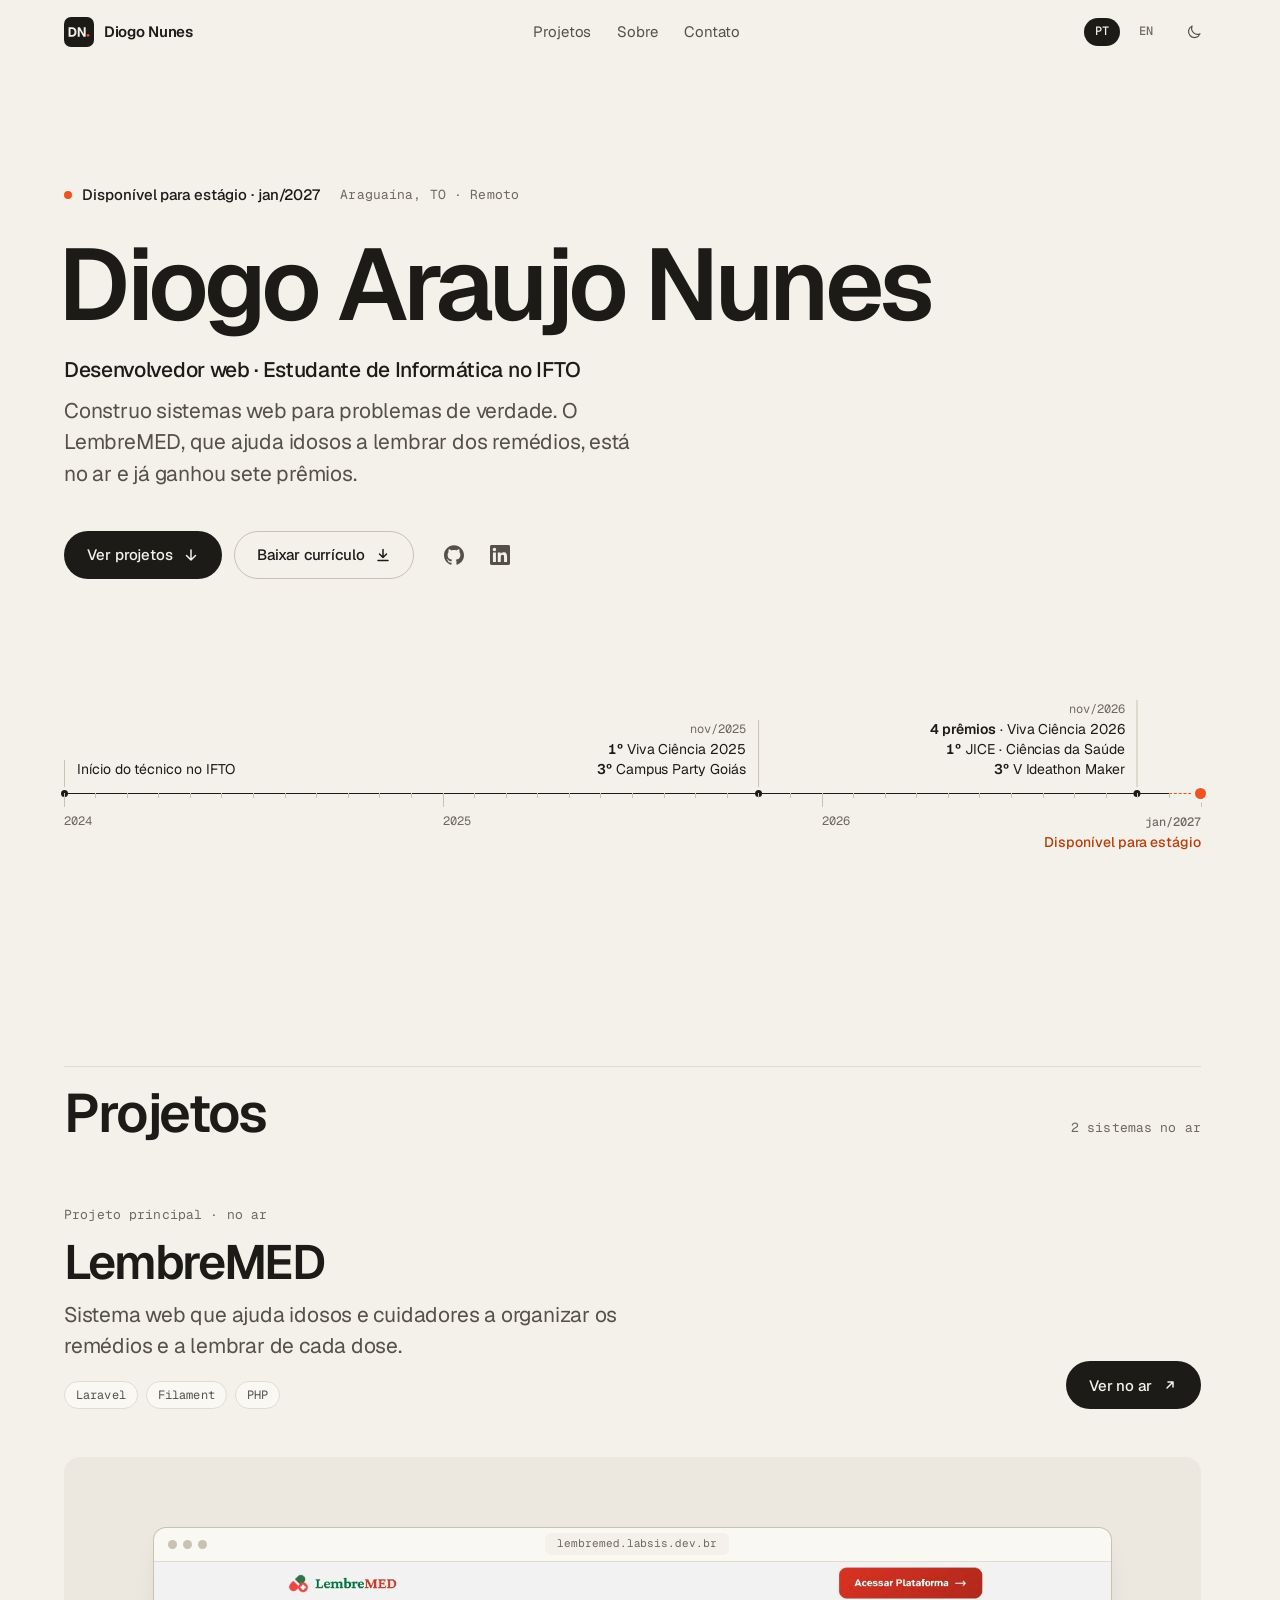
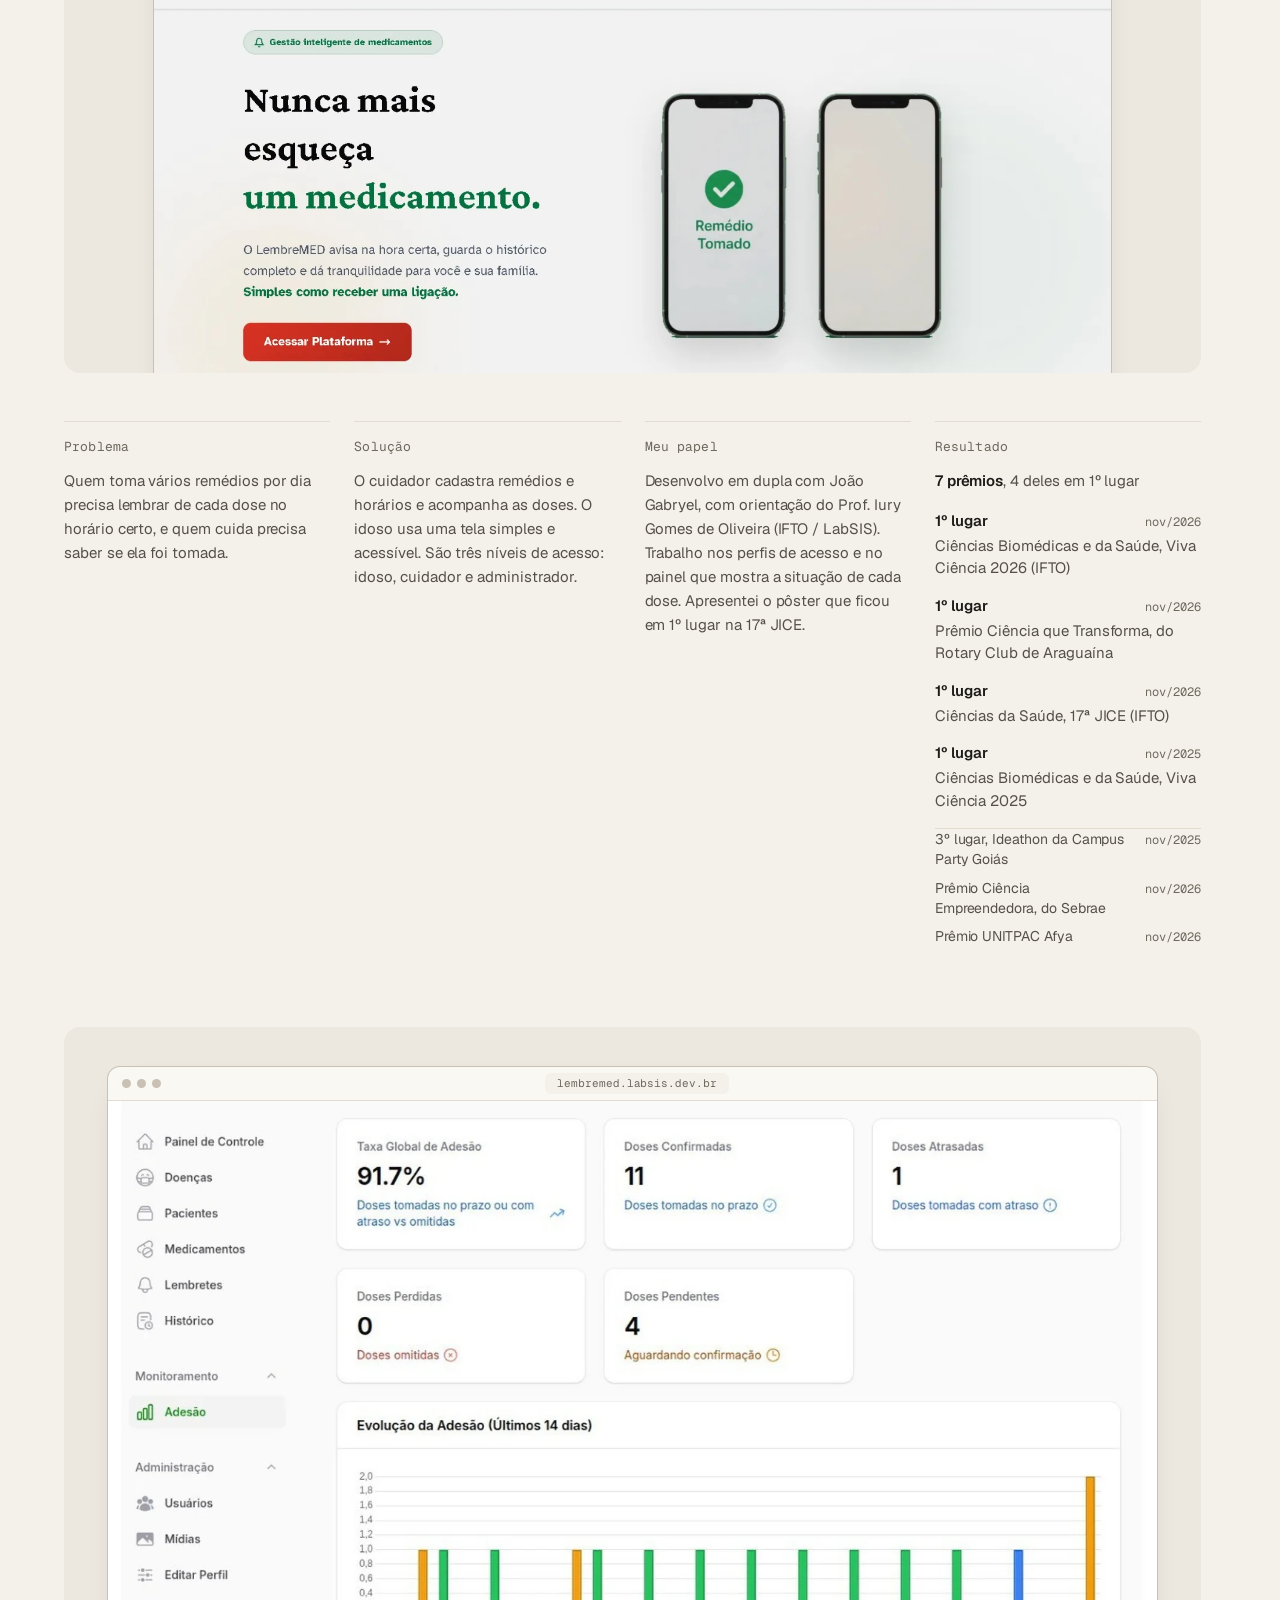
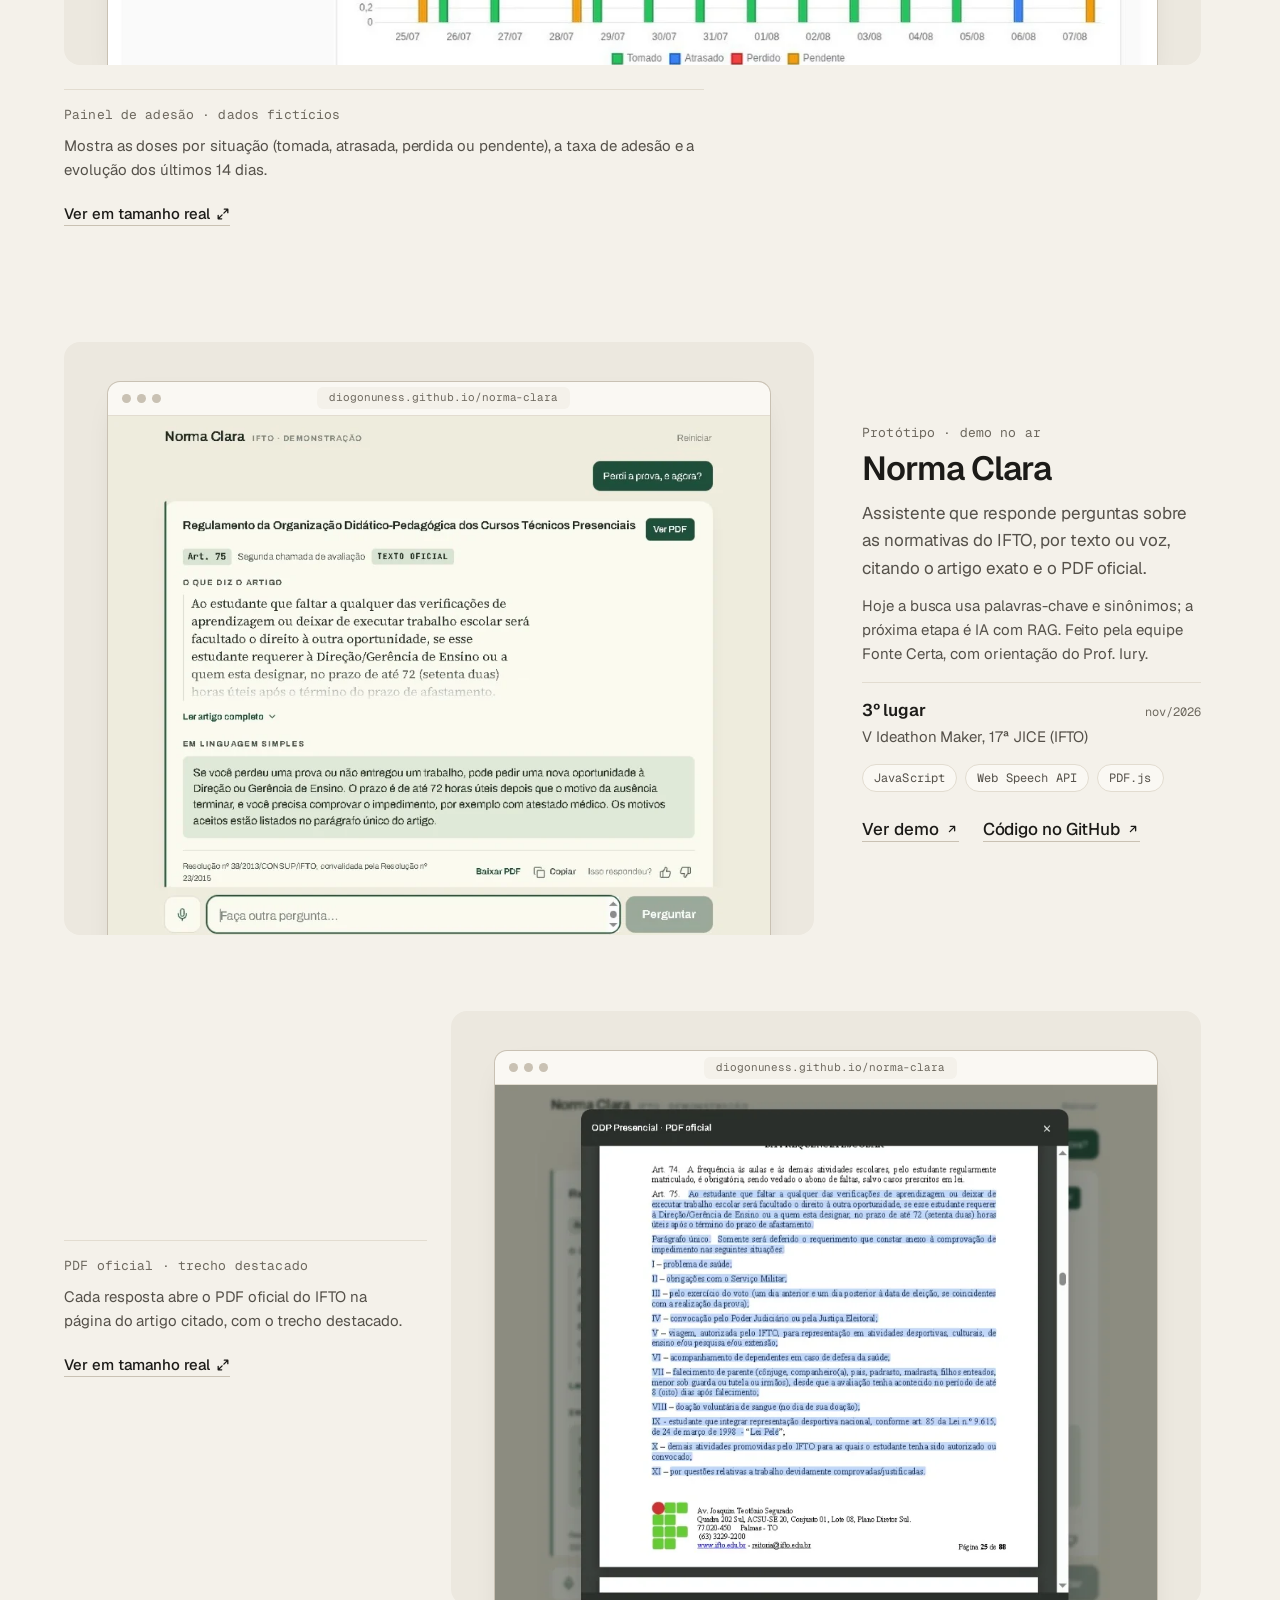
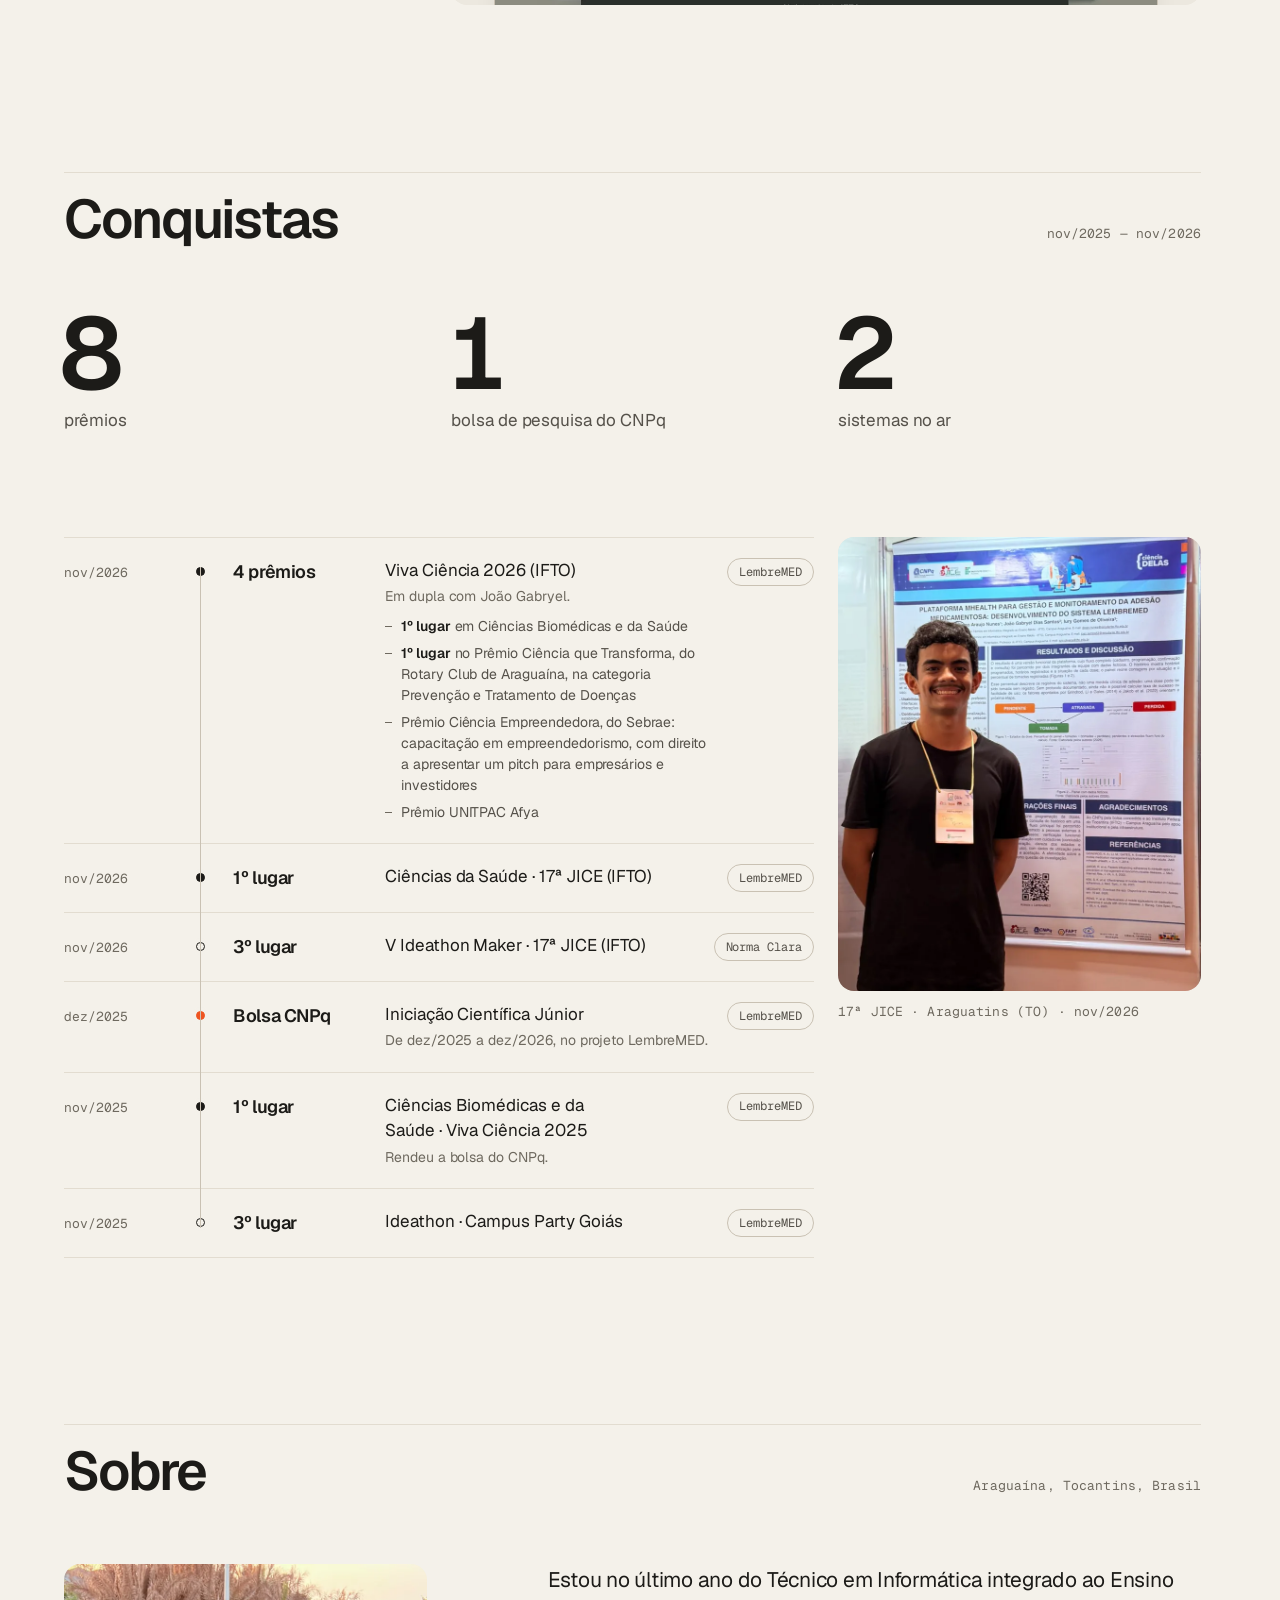
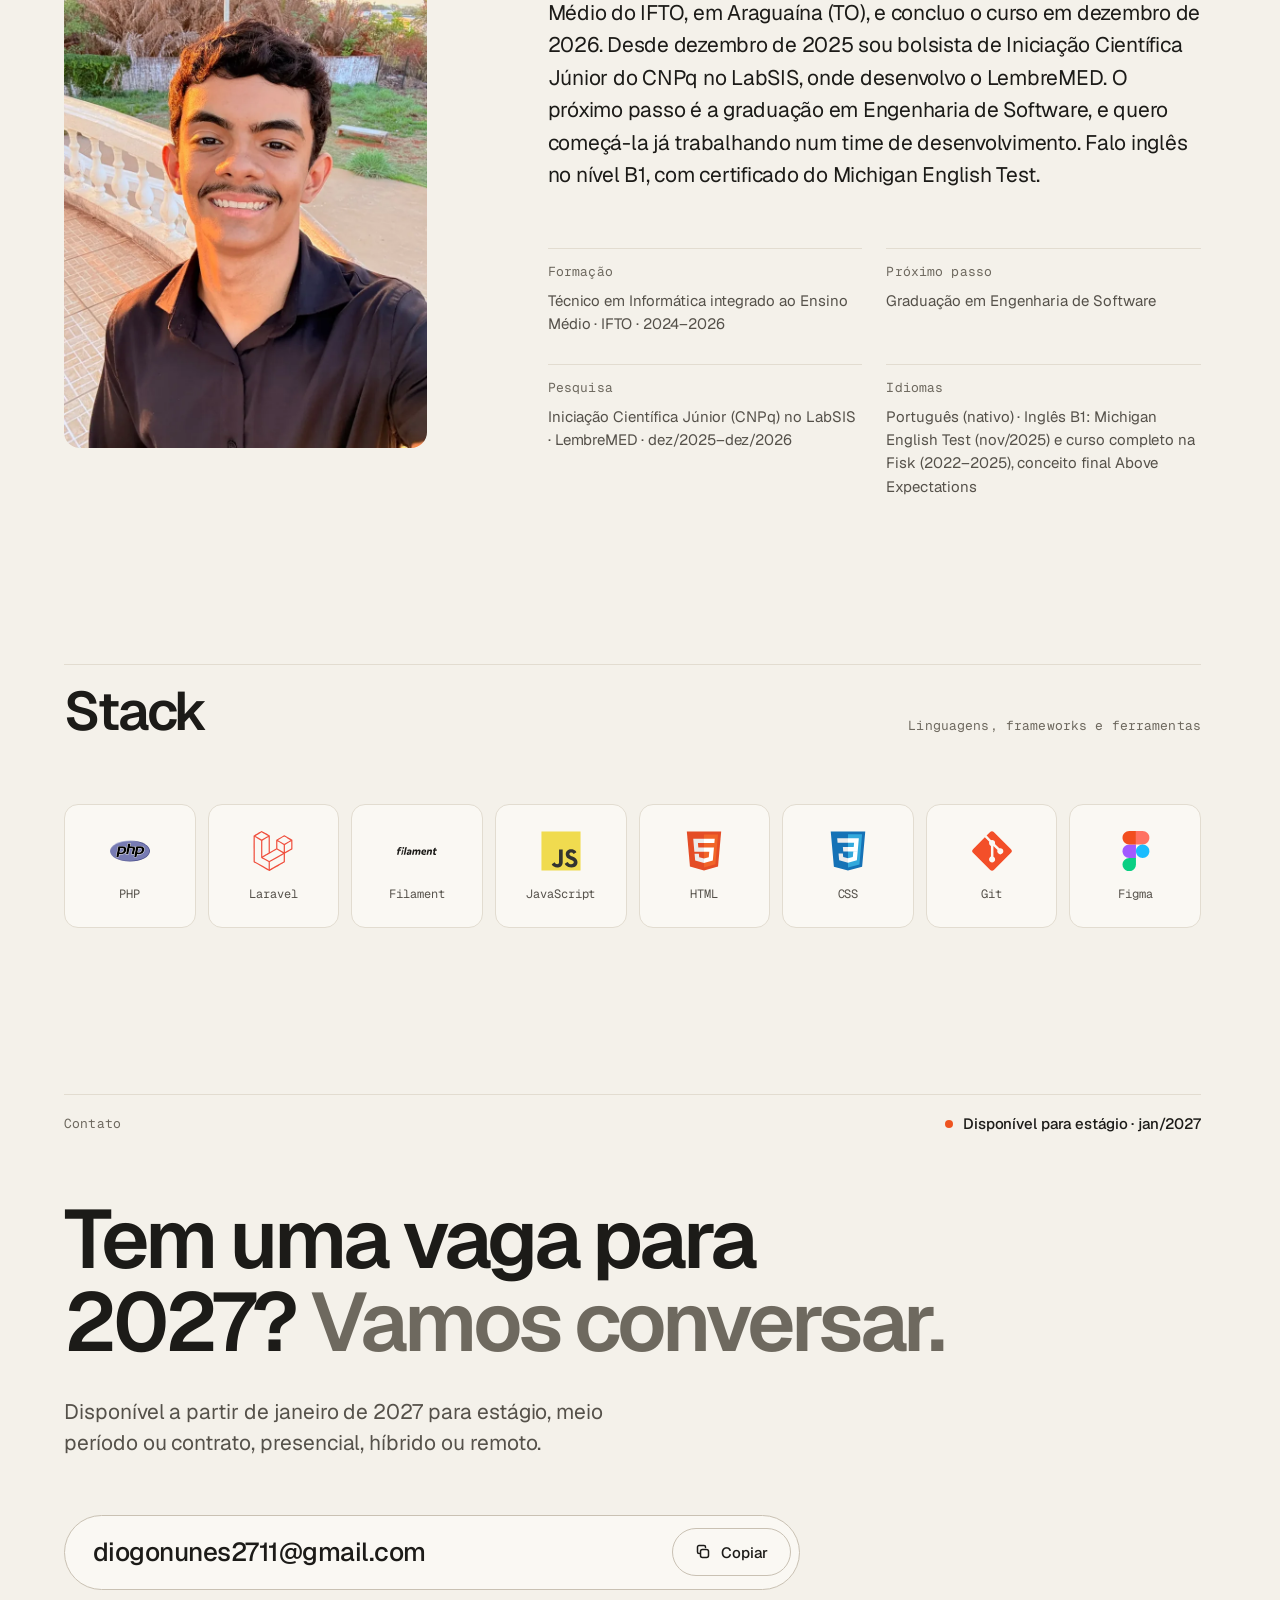
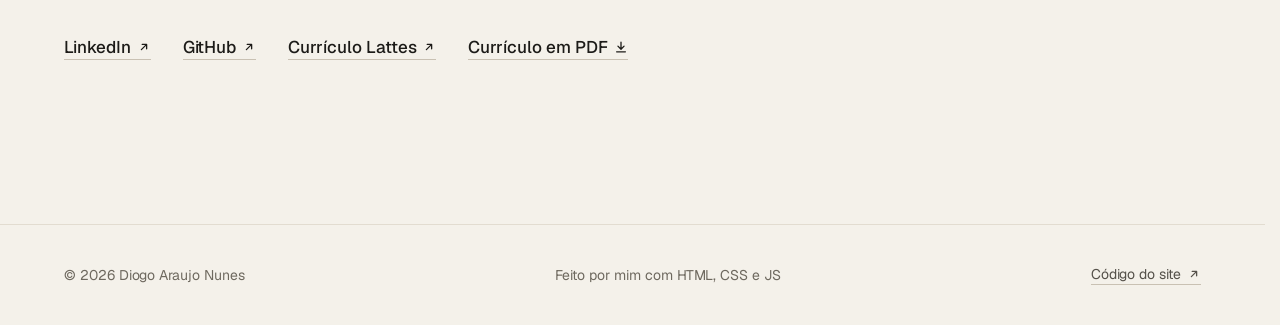
<file: index.html>
<!doctype html>
<html lang="pt-BR">
<head>
  <meta charset="utf-8">
  <meta name="viewport" content="width=device-width, initial-scale=1, viewport-fit=cover">
  <title>Diogo Araujo Nunes · Desenvolvedor web</title>
  <meta name="description" content="Desenvolvedor web e estudante de Informática no IFTO. O LembreMED, sistema que ajudei a criar, está no ar e ganhou sete prêmios. Disponível para estágio a partir de janeiro de 2027.">
  <meta name="author" content="Diogo Araujo Nunes">
  <link rel="canonical" href="https://diogonuness.github.io/">

  <!-- Ícones: .ico para navegadores antigos, SVG (com versão escura) para os atuais, PNG para iPhone -->
  <link rel="icon" href="favicon.ico" sizes="32x32">
  <link rel="icon" href="favicon.svg" type="image/svg+xml">
  <link rel="apple-touch-icon" href="apple-touch-icon.png">

  <!-- Compartilhamento (LinkedIn, WhatsApp, X...): título, texto e imagem do cartão -->
  <meta property="og:type" content="website">
  <meta property="og:url" content="https://diogonuness.github.io/">
  <meta property="og:site_name" content="Diogo Araujo Nunes">
  <meta property="og:title" content="Diogo Araujo Nunes · Desenvolvedor web">
  <meta property="og:description" content="Estudante de Informática no IFTO. O LembreMED, sistema que ajudei a criar, ganhou sete prêmios. Disponível para estágio a partir de janeiro de 2027.">
  <meta property="og:image" content="https://diogonuness.github.io/og.png">
  <meta property="og:image:width" content="1200">
  <meta property="og:image:height" content="630">
  <meta property="og:image:alt" content="Diogo Araujo Nunes, desenvolvedor web e estudante de Informática no IFTO, disponível para estágio a partir de jan/2027">
  <meta property="og:locale" content="pt_BR">
  <meta property="og:locale:alternate" content="en_US">
  <meta name="twitter:card" content="summary_large_image">
  <meta name="twitter:title" content="Diogo Araujo Nunes · Desenvolvedor web">
  <meta name="twitter:description" content="Estudante de Informática no IFTO. O LembreMED, sistema que ajudei a criar, ganhou sete prêmios. Disponível para estágio a partir de janeiro de 2027.">
  <meta name="twitter:image" content="https://diogonuness.github.io/og.png">

  <!-- Dados estruturados: ajudam o Google a entender que a página é sobre uma pessoa -->
  <script type="application/ld+json">
    {
      "@context": "https://schema.org",
      "@type": "Person",
      "name": "Diogo Araujo Nunes",
      "url": "https://diogonuness.github.io/",
      "image": "https://diogonuness.github.io/og.png",
      "jobTitle": "Desenvolvedor web",
      "address": { "@type": "PostalAddress", "addressLocality": "Araguaína", "addressRegion": "TO", "addressCountry": "BR" },
      "affiliation": { "@type": "EducationalOrganization", "name": "Instituto Federal do Tocantins (IFTO)" },
      "knowsLanguage": ["pt-BR", "en"],
      "sameAs": ["https://github.com/diogonuness", "https://linkedin.com/in/diogoaraujonunes", "https://lattes.cnpq.br/1566913403093846"]
    }
  </script>

  <!-- Cor da barra do navegador no celular, uma para cada tema -->
  <meta name="color-scheme" content="light dark">
  <meta name="theme-color" media="(prefers-color-scheme: light)" content="#f4f1ea">
  <meta name="theme-color" media="(prefers-color-scheme: dark)" content="#151412">

  <!-- Aplica o tema salvo ANTES de desenhar a página, para não piscar -->
  <script>
    try {
      var temaSalvo = localStorage.getItem('tema');
      if (temaSalvo === 'light' || temaSalvo === 'dark') document.documentElement.dataset.theme = temaSalvo;
    } catch (erro) { /* navegação privada pode bloquear o localStorage: segue com o tema do sistema */ }
  </script>

  <!-- As duas fontes começam a baixar logo, antes mesmo do CSS pedir -->
  <link rel="preload" href="assets/fonts/geist-latin-wght.woff2" as="font" type="font/woff2" crossorigin>
  <link rel="preload" href="assets/fonts/geist-mono-latin-wght.woff2" as="font" type="font/woff2" crossorigin>
  <link rel="stylesheet" href="css/style.css">

  <script src="js/main.js" defer></script>
</head>

<body>
  <a class="pular" href="#conteudo" data-i18n="a11y.pular">Pular para o conteúdo</a>

  <!-- ====================================================================
       TOPO: monograma, links, idioma e tema. Fica fixo ao rolar.
       ==================================================================== -->
  <header class="topo" data-topo>
    <div class="wrap topo__barra">
      <a class="marca" href="#inicio" aria-label="Diogo Nunes, voltar ao início" data-i18n-attr="aria-label:a11y.marca">
        <!-- Monograma "DN": letras da própria Geist convertidas em desenho, mais o ponto laranja -->
        <svg viewBox="0 0 64 64" aria-hidden="true">
          <rect class="marca__fundo" width="64" height="64" rx="15" />
          <path class="marca__letras" d="M9.8 42V22H16.65Q21.5 22 24.11 24.61Q26.73 27.21 26.73 32.03Q26.73 36.82 24.16 39.41Q21.59 42 16.82 42ZM13.96 38.48H16.65Q19.6 38.48 21.02 36.89Q22.44 35.29 22.44 32.01Q22.44 28.71 21.02 27.11Q19.6 25.52 16.65 25.52H13.96ZM29.32 42V22H33.95L42.04 36.04V22H46.2V42H41.49L33.47 28.42V42Z" />
          <circle class="marca__ponto" cx="51.3" cy="39.1" r="2.9" />
        </svg>
        <span class="marca__nome">Diogo Nunes</span>
      </a>

      <nav class="menu" aria-label="Principal" data-i18n-attr="aria-label:a11y.navPrincipal">
        <ul>
          <li><a href="#projetos" data-i18n="nav.projetos">Projetos</a></li>
          <li><a href="#sobre" data-i18n="nav.sobre">Sobre</a></li>
          <li><a href="#contato" data-i18n="nav.contato">Contato</a></li>
        </ul>
      </nav>

      <div class="topo__acoes">
        <div class="idioma" role="group" aria-label="Idioma" data-i18n-attr="aria-label:a11y.idioma">
          <button type="button" data-idioma="pt" aria-pressed="true" lang="pt-BR">PT</button>
          <button type="button" data-idioma="en" aria-pressed="false" lang="en">EN</button>
        </div>

        <button class="botao-icone tema" type="button" aria-pressed="false" aria-label="Tema escuro" data-tema data-i18n-attr="aria-label:a11y.tema">
          <svg class="icone-lua" viewBox="0 0 24 24" fill="none" stroke="currentColor" stroke-width="1.6" stroke-linecap="round" stroke-linejoin="round" aria-hidden="true">
            <path d="M20 14.5A8 8 0 0 1 9.5 4a8 8 0 1 0 10.5 10.5Z" />
          </svg>
          <svg class="icone-sol" viewBox="0 0 24 24" fill="none" stroke="currentColor" stroke-width="1.6" stroke-linecap="round" aria-hidden="true">
            <circle cx="12" cy="12" r="4" />
            <path d="M12 2.5v2M12 19.5v2M4.6 4.6 6 6M18 18l1.4 1.4M2.5 12h2M19.5 12h2M4.6 19.4 6 18M18 6l1.4-1.4" />
          </svg>
        </button>

        <button class="menu-btn" type="button" aria-expanded="false" aria-controls="gaveta" data-menu-btn>
          <span class="menu-btn__linhas" aria-hidden="true"></span>
          <span data-menu-rotulo>Menu</span>
        </button>
      </div>
    </div>
  </header>

  <!-- Menu em tela cheia (só no celular). O JS mostra e esconde. -->
  <div class="gaveta" id="gaveta" hidden data-gaveta>
    <nav aria-label="Menu" data-i18n-attr="aria-label:a11y.navCelular">
      <ul>
        <li style="--i: 0"><a href="#projetos" data-i18n="nav.projetos">Projetos</a></li>
        <li style="--i: 1"><a href="#sobre" data-i18n="nav.sobre">Sobre</a></li>
        <li style="--i: 2"><a href="#contato" data-i18n="nav.contato">Contato</a></li>
      </ul>
    </nav>
    <div class="gaveta__rodape">
      <p class="status"><span class="ponto" aria-hidden="true"></span><span data-i18n="hero.status">Disponível para estágio · jan/2027</span></p>
      <p class="rotulo" data-i18n="hero.local">Araguaína, TO · Remoto</p>
    </div>
  </div>

  <main id="conteudo">

    <!-- ==================================================================
         HERO: quem é, o que faz, a prova (régua) e como seguir.
         ================================================================== -->
    <section class="hero" id="inicio" aria-labelledby="hero-nome">
      <div class="wrap hero__conteudo">
        <div class="hero__meta" data-entrada style="--i: 0">
          <p class="status">
            <span class="ponto" aria-hidden="true"></span>
            <span data-i18n="hero.status">Disponível para estágio · jan/2027</span>
          </p>
          <p class="rotulo" data-i18n="hero.local">Araguaína, TO · Remoto</p>
        </div>

        <h1 class="hero__nome" id="hero-nome" data-entrada style="--i: 1">Diogo Araujo Nunes</h1>

        <p class="hero__cargo" data-entrada style="--i: 2" data-i18n="hero.cargo">Desenvolvedor web · Estudante de Informática no IFTO</p>
        <p class="hero__valor" data-entrada style="--i: 3" data-i18n="hero.valor">Construo sistemas web para problemas de verdade. O LembreMED, que ajuda idosos a lembrar dos remédios, está no ar e já ganhou sete prêmios.</p>

        <div class="hero__acoes" data-entrada style="--i: 4">
          <a class="botao botao--primario" href="#projetos">
            <span data-i18n="hero.verProjetos">Ver projetos</span>
            <svg class="icone-baixo" viewBox="0 0 16 16" fill="none" stroke="currentColor" stroke-width="1.5" stroke-linecap="round" stroke-linejoin="round" aria-hidden="true"><path d="M8 3v10M3.5 8.5 8 13l4.5-4.5" /></svg>
          </a>
          <!-- Currículo em português; com o site em inglês, o JS troca para o Resume (data-i18n-attr) -->
          <a class="botao botao--secundario" href="Curriculo_Diogo_Araujo_Nunes.pdf" download data-i18n-attr="href:cv.arquivo">
            <span data-i18n="hero.baixarCv">Baixar currículo</span>
            <svg class="icone-baixo" viewBox="0 0 16 16" fill="none" stroke="currentColor" stroke-width="1.5" stroke-linecap="round" stroke-linejoin="round" aria-hidden="true"><path d="M8 2.5v8M4.5 7 8 10.5 11.5 7M3 13.5h10" /></svg>
          </a>
          <ul class="sociais" role="list">
            <li>
              <a href="https://github.com/diogonuness" target="_blank" rel="noopener" aria-label="GitHub (abre em nova aba)" data-i18n-attr="aria-label:a11y.github">
                <svg viewBox="0 0 24 24" fill="currentColor" aria-hidden="true"><path d="M12 .297c-6.63 0-12 5.373-12 12 0 5.303 3.438 9.8 8.205 11.385.6.113.82-.258.82-.577 0-.285-.01-1.04-.015-2.04-3.338.724-4.042-1.61-4.042-1.61C4.422 18.07 3.633 17.7 3.633 17.7c-1.087-.744.084-.729.084-.729 1.205.084 1.838 1.236 1.838 1.236 1.07 1.835 2.809 1.305 3.495.998.108-.776.417-1.305.76-1.605-2.665-.3-5.466-1.332-5.466-5.93 0-1.31.465-2.38 1.235-3.22-.135-.303-.54-1.523.105-3.176 0 0 1.005-.322 3.3 1.23.96-.267 1.98-.399 3-.405 1.02.006 2.04.138 3 .405 2.28-1.552 3.285-1.23 3.285-1.23.645 1.653.24 2.873.12 3.176.765.84 1.23 1.91 1.23 3.22 0 4.61-2.805 5.625-5.475 5.92.42.36.81 1.096.81 2.22 0 1.606-.015 2.896-.015 3.286 0 .315.21.69.825.57C20.565 22.092 24 17.592 24 12.297c0-6.627-5.373-12-12-12" /></svg>
              </a>
            </li>
            <li>
              <a href="https://linkedin.com/in/diogoaraujonunes" target="_blank" rel="noopener" aria-label="LinkedIn (abre em nova aba)" data-i18n-attr="aria-label:a11y.linkedin">
                <svg viewBox="0 0 24 24" fill="currentColor" aria-hidden="true"><path d="M20.447 20.452h-3.554v-5.569c0-1.328-.027-3.037-1.852-3.037-1.853 0-2.136 1.445-2.136 2.939v5.667H9.351V9h3.414v1.561h.046c.477-.9 1.637-1.85 3.37-1.85 3.601 0 4.267 2.37 4.267 5.455v6.286zM5.337 7.433c-1.144 0-2.063-.926-2.063-2.065 0-1.138.92-2.063 2.063-2.063 1.14 0 2.064.925 2.064 2.063 0 1.139-.925 2.065-2.064 2.065zm1.782 13.019H3.555V9h3.564v11.452zM22.225 0H1.771C.792 0 0 .774 0 1.729v20.542C0 23.227.792 24 1.771 24h20.451C23.2 24 24 23.227 24 22.271V1.729C24 .774 23.2 0 22.222 0h.003z" /></svg>
              </a>
            </li>
          </ul>
        </div>
      </div>

      <!-- Régua da trajetória: jan/2024 = mês 0, jan/2027 = mês 36.
           Para mover um marco, mude o --m dele. O JS atualiza --hoje sozinho. -->
      <div class="wrap regua" data-regua style="--hoje: 34">
        <ol class="regua__marcos" role="list" aria-label="Trajetória, de 2024 a janeiro de 2027" data-i18n-attr="aria-label:regua.rotulo">
          <li class="marco marco--inicio" style="--m: 0">
            <time datetime="2024">2024</time>
            <span data-i18n="regua.inicio">Início do técnico no IFTO</span>
          </li>
          <li class="marco marco--dir" style="--m: 22">
            <time datetime="2025-11" data-i18n="data.nov25">nov/2025</time>
            <span data-i18n-html="regua.viva"><b>1º</b> Viva Ciência 2025</span>
            <span data-i18n-html="regua.campus"><b>3º</b> Campus Party Goiás</span>
          </li>
          <li class="marco marco--dir" style="--m: 34">
            <time datetime="2026-11" data-i18n="data.nov26">nov/2026</time>
            <span data-i18n-html="regua.viva26"><b>4 prêmios</b> · Viva Ciência 2026</span>
            <span data-i18n-html="regua.jice"><b>1º</b> JICE · Ciências da Saúde</span>
            <span data-i18n-html="regua.ideathon"><b>3º</b> V Ideathon Maker</span>
          </li>
          <li class="marco marco--fim" style="--m: 36">
            <time datetime="2027-01" data-i18n="data.jan27">jan/2027</time>
            <span data-i18n="regua.fim">Disponível para estágio</span>
          </li>
        </ol>
        <div class="regua__linha" aria-hidden="true">
          <span class="regua__passado"></span>
          <span class="regua__futuro"></span>
          <svg class="regua__ticks" viewBox="0 0 360 14" preserveAspectRatio="none">
            <path d="M0 0V14M10 0V5M20 0V5M30 0V5M40 0V5M50 0V5M60 0V5M70 0V5M80 0V5M90 0V5M100 0V5M110 0V5M120 0V14M130 0V5M140 0V5M150 0V5M160 0V5M170 0V5M180 0V5M190 0V5M200 0V5M210 0V5M220 0V5M230 0V5M240 0V14M250 0V5M260 0V5M270 0V5M280 0V5M290 0V5M300 0V5M310 0V5M320 0V5M330 0V5M340 0V5M350 0V5M360 0V14" fill="none" stroke="currentColor" stroke-width="1" vector-effect="non-scaling-stroke" shape-rendering="crispEdges" />
          </svg>
          <span class="regua__alvo"></span>
        </div>
        <div class="regua__anos" aria-hidden="true">
          <span style="--m: 0">2024</span>
          <span style="--m: 12">2025</span>
          <span style="--m: 24">2026</span>
          <span class="ano-fim" style="--m: 36">2027</span>
        </div>
      </div>
    </section>


    <!-- ==================================================================
         PROJETOS: LembreMED em destaque e Norma Clara logo abaixo.
         Os prints ficam em assets/img/ (WebP). Para trocar um print,
         mude o src da <img> e os números de width e height.
         ================================================================== -->
    <section class="secao" id="projetos" aria-labelledby="projetos-titulo">
      <div class="wrap">
        <header class="secao__topo">
          <h2 class="secao__titulo" id="projetos-titulo" data-i18n="projetos.titulo">Projetos</h2>
          <p class="rotulo" data-i18n="projetos.nota">2 sistemas no ar</p>
        </header>

        <!-- LembreMED: estudo de caso curto -->
        <article class="destaque" id="lembremed" aria-labelledby="lembremed-titulo">
          <div class="destaque__cabeca">
            <div class="destaque__intro">
              <p class="rotulo" data-i18n="lembremed.rotulo">Projeto principal · no ar</p>
              <h3 class="destaque__nome" id="lembremed-titulo">LembreMED</h3>
              <p class="destaque__resumo" data-i18n="lembremed.resumo">Sistema web que ajuda idosos e cuidadores a organizar os remédios e a lembrar de cada dose.</p>
              <ul class="tags" role="list" aria-label="Tecnologias" data-i18n-attr="aria-label:a11y.tecnologias">
                <li>Laravel</li>
                <li>Filament</li>
                <li>PHP</li>
              </ul>
            </div>
            <!-- Link para o sistema no ar, NÃO para o repositório (orientação do professor) -->
            <a class="botao botao--primario" href="https://lembremed.labsis.dev.br" target="_blank" rel="noopener">
              <span data-i18n="lembremed.verNoAr">Ver no ar</span>
              <span class="sr-only" data-i18n="a11y.novaAba">(abre em nova aba)</span>
              <svg class="icone-externo" viewBox="0 0 16 16" fill="none" stroke="currentColor" stroke-width="1.5" stroke-linecap="round" stroke-linejoin="round" aria-hidden="true"><path d="M5 11 11 5M6 5h5v5" /></svg>
            </a>
          </div>

          <!-- O palco inteiro também leva ao site (atalho para mouse; o teclado usa o botão acima) -->
          <a class="palco" href="https://lembremed.labsis.dev.br" target="_blank" rel="noopener" tabindex="-1" aria-hidden="true">
            <span class="moldura">
              <span class="moldura__barra">
                <span class="moldura__pontos"><i></i><i></i><i></i></span>
                <span class="moldura__url">lembremed.labsis.dev.br</span>
              </span>
              <span class="moldura__tela">
                <img src="assets/img/lembremed-inicio.webp" alt="Página inicial do LembreMED: “Nunca mais esqueça um medicamento.”" width="1600" height="784" loading="lazy" decoding="async" data-i18n-attr="alt:img.lembremedInicio">
              </span>
            </span>
          </a>

          <dl class="caso">
            <div class="caso__item">
              <dt class="rotulo" data-i18n="caso.problema">Problema</dt>
              <dd data-i18n="lembremed.problema">Quem toma vários remédios por dia precisa lembrar de cada dose no horário certo, e quem cuida precisa saber se ela foi tomada.</dd>
            </div>
            <div class="caso__item">
              <dt class="rotulo" data-i18n="caso.solucao">Solução</dt>
              <dd data-i18n="lembremed.solucao">O cuidador cadastra remédios e horários e acompanha as doses. O idoso usa uma tela simples e acessível. São três níveis de acesso: idoso, cuidador e administrador.</dd>
            </div>
            <div class="caso__item">
              <dt class="rotulo" data-i18n="caso.papel">Meu papel</dt>
              <dd data-i18n="lembremed.papel">Desenvolvo em dupla com João Gabryel, com orientação do Prof. Iury Gomes de Oliveira (IFTO / LabSIS). Trabalho nos perfis de acesso e no painel que mostra a situação de cada dose. Apresentei o pôster que ficou em 1º lugar na 17ª JICE.</dd>
            </div>
            <div class="caso__item">
              <dt class="rotulo" data-i18n="caso.resultado">Resultado</dt>
              <!-- 7 prêmios: um resumo, os quatro 1º lugares em destaque e os outros três numa lista compacta -->
              <dd class="caso__resultado">
                <p class="premios__resumo" data-i18n-html="lembremed.premiosResumo"><strong>7 prêmios</strong>, 4 deles em 1º lugar</p>
                <ul class="premios" role="list">
                  <li>
                    <span class="premio__topo"><span class="premio__lugar" data-i18n="premio.primeiro">1º lugar</span><time class="premio__data" datetime="2026-11" data-i18n="data.nov26">nov/2026</time></span>
                    <span class="premio__texto" data-i18n="lembremed.premioViva26">Ciências Biomédicas e da Saúde, Viva Ciência 2026 (IFTO)</span>
                  </li>
                  <li>
                    <span class="premio__topo"><span class="premio__lugar" data-i18n="premio.primeiro">1º lugar</span><time class="premio__data" datetime="2026-11" data-i18n="data.nov26">nov/2026</time></span>
                    <span class="premio__texto" data-i18n="lembremed.premioRotary">Prêmio Ciência que Transforma, do Rotary Club de Araguaína</span>
                  </li>
                  <li>
                    <span class="premio__topo"><span class="premio__lugar" data-i18n="premio.primeiro">1º lugar</span><time class="premio__data" datetime="2026-11" data-i18n="data.nov26">nov/2026</time></span>
                    <span class="premio__texto" data-i18n="lembremed.premio1">Ciências da Saúde, 17ª JICE (IFTO)</span>
                  </li>
                  <li>
                    <span class="premio__topo"><span class="premio__lugar" data-i18n="premio.primeiro">1º lugar</span><time class="premio__data" datetime="2025-11" data-i18n="data.nov25">nov/2025</time></span>
                    <span class="premio__texto" data-i18n="lembremed.premio2">Ciências Biomédicas e da Saúde, Viva Ciência 2025</span>
                  </li>
                </ul>
                <ul class="premios-mais" role="list">
                  <li><span data-i18n="lembremed.premio3">3º lugar, Ideathon da Campus Party Goiás</span> <time datetime="2025-11" data-i18n="data.nov25">nov/2025</time></li>
                  <li><span data-i18n="lembremed.premioSebrae">Prêmio Ciência Empreendedora, do Sebrae</span> <time datetime="2026-11" data-i18n="data.nov26">nov/2026</time></li>
                  <li><span data-i18n="lembremed.premioAfya">Prêmio UNITPAC Afya</span> <time datetime="2026-11" data-i18n="data.nov26">nov/2026</time></li>
                </ul>
              </dd>
            </div>
          </dl>

          <!-- Detalhe: o painel de adesão, parte em que o Diogo trabalha (dados fictícios, como no pôster).
               Ocupa a largura toda para o texto do painel ser legível; data-ampliar abre o print em tamanho real. -->
          <figure class="detalhe detalhe--largo" data-ampliar>
            <div class="palco palco--medio">
              <span class="moldura">
                <span class="moldura__barra">
                  <span class="moldura__pontos"><i></i><i></i><i></i></span>
                  <span class="moldura__url">lembremed.labsis.dev.br</span>
                </span>
                <span class="moldura__tela">
                  <img src="assets/img/lembremed-painel.webp" alt="Painel de adesão do LembreMED: contadores de doses tomadas, atrasadas, perdidas e pendentes e um gráfico dos últimos 14 dias" width="1414" height="782" loading="lazy" decoding="async" data-i18n-attr="alt:img.lembremedPainel">
                </span>
              </span>
            </div>
            <figcaption class="detalhe__texto">
              <span class="rotulo" data-i18n="lembremed.painelRotulo">Painel de adesão · dados fictícios</span>
              <span data-i18n="lembremed.painelTexto">Mostra as doses por situação (tomada, atrasada, perdida ou pendente), a taxa de adesão e a evolução dos últimos 14 dias.</span>
              <button class="link ampliar" type="button" aria-label="Ver em tamanho real: painel de adesão" data-ampliar-botao data-i18n-attr="aria-label:zoom.verPainel">
                <span data-i18n="zoom.ver">Ver em tamanho real</span>
                <svg viewBox="0 0 16 16" fill="none" stroke="currentColor" stroke-width="1.5" stroke-linecap="round" stroke-linejoin="round" aria-hidden="true"><path d="M9.5 2.5h4v4M13.5 2.5 9 7M6.5 13.5h-4v-4M2.5 13.5 7 9" /></svg>
              </button>
            </figcaption>
          </figure>
        </article>

        <!-- Norma Clara: projeto médio. Linha 1: moldura e texto. Linha 2: o PDF oficial. -->
        <article class="projeto-medio" id="norma-clara" aria-labelledby="norma-titulo">
          <div class="vitrine">
            <a class="palco palco--medio" href="https://diogonuness.github.io/norma-clara/" target="_blank" rel="noopener" tabindex="-1" aria-hidden="true">
              <span class="moldura">
                <span class="moldura__barra">
                  <span class="moldura__pontos"><i></i><i></i><i></i></span>
                  <span class="moldura__url">diogonuness.github.io/norma-clara</span>
                </span>
                <span class="moldura__tela">
                  <img src="assets/img/norma-clara-resposta.webp" alt="Norma Clara respondendo “Perdi a prova, e agora?” com o artigo 75 do regulamento e uma explicação em linguagem simples" width="930" height="785" loading="lazy" decoding="async" data-i18n-attr="alt:img.normaResposta">
                </span>
              </span>
            </a>
            <div class="vitrine__texto cartao__texto">
              <p class="rotulo" data-i18n="norma.rotulo">Protótipo · demo no ar</p>
              <h3 class="cartao__nome" id="norma-titulo">Norma Clara</h3>
              <p data-i18n="norma.resumo">Assistente que responde perguntas sobre as normativas do IFTO, por texto ou voz, citando o artigo exato e o PDF oficial.</p>
              <p class="cartao__detalhe" data-i18n="norma.detalhe">Hoje a busca usa palavras-chave e sinônimos; a próxima etapa é IA com RAG. Feito pela equipe Fonte Certa, com orientação do Prof. Iury.</p>
              <p class="premio">
                <span class="premio__topo"><span class="premio__lugar" data-i18n="premio.terceiro">3º lugar</span><time class="premio__data" datetime="2026-11" data-i18n="data.nov26">nov/2026</time></span>
                <span class="premio__texto" data-i18n="norma.premio">V Ideathon Maker, 17ª JICE (IFTO)</span>
              </p>
              <ul class="tags" role="list" aria-label="Tecnologias" data-i18n-attr="aria-label:a11y.tecnologias">
                <li>JavaScript</li>
                <li>Web Speech API</li>
                <li>PDF.js</li>
              </ul>
              <p class="cartao__links">
                <a class="link" href="https://diogonuness.github.io/norma-clara/" target="_blank" rel="noopener">
                  <span data-i18n="norma.demo">Ver demo</span> <span class="sr-only" data-i18n="a11y.novaAba">(abre em nova aba)</span>
                  <svg class="icone-externo" viewBox="0 0 16 16" fill="none" stroke="currentColor" stroke-width="1.5" stroke-linecap="round" stroke-linejoin="round" aria-hidden="true"><path d="M5 11 11 5M6 5h5v5" /></svg>
                </a>
                <a class="link" href="https://github.com/diogonuness/norma-clara" target="_blank" rel="noopener">
                  <span data-i18n="norma.codigo">Código no GitHub</span> <span class="sr-only" data-i18n="a11y.novaAba">(abre em nova aba)</span>
                  <svg class="icone-externo" viewBox="0 0 16 16" fill="none" stroke="currentColor" stroke-width="1.5" stroke-linecap="round" stroke-linejoin="round" aria-hidden="true"><path d="M5 11 11 5M6 5h5v5" /></svg>
                </a>
              </p>
            </div>
          </div>

          <figure class="vitrine vitrine--invertida detalhe" data-ampliar>
            <div class="palco palco--medio">
              <span class="moldura">
                <span class="moldura__barra">
                  <span class="moldura__pontos"><i></i><i></i><i></i></span>
                  <span class="moldura__url">diogonuness.github.io/norma-clara</span>
                </span>
                <span class="moldura__tela">
                  <img src="assets/img/norma-clara-pdf.webp" alt="PDF oficial do IFTO aberto na página do artigo 75, com o trecho destacado" width="930" height="786" loading="lazy" decoding="async" data-i18n-attr="alt:img.normaPdf">
                </span>
              </span>
            </div>
            <figcaption class="vitrine__texto detalhe__texto">
              <span class="rotulo" data-i18n="norma.pdfRotulo">PDF oficial · trecho destacado</span>
              <span data-i18n="norma.pdfTexto">Cada resposta abre o PDF oficial do IFTO na página do artigo citado, com o trecho destacado.</span>
              <button class="link ampliar" type="button" aria-label="Ver em tamanho real: PDF oficial" data-ampliar-botao data-i18n-attr="aria-label:zoom.verPdf">
                <span data-i18n="zoom.ver">Ver em tamanho real</span>
                <svg viewBox="0 0 16 16" fill="none" stroke="currentColor" stroke-width="1.5" stroke-linecap="round" stroke-linejoin="round" aria-hidden="true"><path d="M9.5 2.5h4v4M13.5 2.5 9 7M6.5 13.5h-4v-4M2.5 13.5 7 9" /></svg>
              </button>
            </figcaption>
          </figure>
        </article>
      </div>
    </section>


    <!-- ==================================================================
         CONQUISTAS: números grandes + linha do tempo (mais recente primeiro).
         Conferido: 8 prêmios (7 do LembreMED + 1 do Norma Clara),
         1 bolsa CNPq e 2 sistemas no ar (LembreMED e a demo do Norma Clara).
         ================================================================== -->
    <section class="secao" id="conquistas" aria-labelledby="conquistas-titulo">
      <div class="wrap">
        <header class="secao__topo">
          <h2 class="secao__titulo" id="conquistas-titulo" data-i18n="conquistas.titulo">Conquistas</h2>
          <p class="rotulo" data-i18n="conquistas.nota">nov/2025 — nov/2026</p>
        </header>

        <ul class="numeros" role="list">
          <li><strong class="numero">8</strong> <span data-i18n="numeros.premios">prêmios</span></li>
          <li><strong class="numero">1</strong> <span data-i18n="numeros.bolsa">bolsa de pesquisa do CNPq</span></li>
          <li><strong class="numero">2</strong> <span data-i18n="numeros.sistemas">sistemas no ar</span></li>
        </ul>

        <div class="conquistas__corpo">
          <ol class="linha-tempo" role="list">
            <!-- Viva Ciência 2026 (apresentação em 25/11, premiação em 26/11): os 4 prêmios num item só -->
            <li class="evento evento--primeiro">
              <time class="evento__data" datetime="2026-11" data-i18n="data.nov26">nov/2026</time>
              <span class="evento__ponto" aria-hidden="true"></span>
              <p class="evento__lugar" data-i18n="conquistas.viva26Lugar">4 prêmios</p>
              <div class="evento__texto">
                <p class="evento__nome" data-i18n="conquistas.viva26">Viva Ciência 2026 (IFTO)</p>
                <p class="evento__nota" data-i18n="conquistas.viva26Nota">Em dupla com João Gabryel.</p>
                <ul class="evento__lista" role="list">
                  <li data-i18n-html="conquistas.viva26a"><b>1º lugar</b> em Ciências Biomédicas e da Saúde</li>
                  <li data-i18n-html="conquistas.viva26b"><b>1º lugar</b> no Prêmio Ciência que Transforma, do Rotary Club de Araguaína, na categoria Prevenção e Tratamento de Doenças</li>
                  <li data-i18n="conquistas.viva26c">Prêmio Ciência Empreendedora, do Sebrae: capacitação em empreendedorismo, com direito a apresentar um pitch para empresários e investidores</li>
                  <li data-i18n="conquistas.viva26d">Prêmio UNITPAC Afya</li>
                </ul>
              </div>
              <a class="evento__projeto" href="#lembremed">LembreMED</a>
            </li>
            <li class="evento evento--primeiro">
              <time class="evento__data" datetime="2026-11" data-i18n="data.nov26">nov/2026</time>
              <span class="evento__ponto" aria-hidden="true"></span>
              <p class="evento__lugar" data-i18n="premio.primeiro">1º lugar</p>
              <div class="evento__texto">
                <p class="evento__nome" data-i18n="conquistas.jice">Ciências da Saúde · 17ª JICE (IFTO)</p>
              </div>
              <a class="evento__projeto" href="#lembremed">LembreMED</a>
            </li>
            <li class="evento">
              <time class="evento__data" datetime="2026-11" data-i18n="data.nov26">nov/2026</time>
              <span class="evento__ponto" aria-hidden="true"></span>
              <p class="evento__lugar" data-i18n="premio.terceiro">3º lugar</p>
              <div class="evento__texto">
                <p class="evento__nome" data-i18n="conquistas.ideathon">V Ideathon Maker · 17ª JICE (IFTO)</p>
              </div>
              <a class="evento__projeto" href="#norma-clara">Norma Clara</a>
            </li>
            <li class="evento evento--bolsa">
              <time class="evento__data" datetime="2025-12" data-i18n="data.dez25">dez/2025</time>
              <span class="evento__ponto" aria-hidden="true"></span>
              <p class="evento__lugar" data-i18n="conquistas.bolsa">Bolsa CNPq</p>
              <div class="evento__texto">
                <p class="evento__nome" data-i18n="conquistas.bolsaNome">Iniciação Científica Júnior</p>
                <p class="evento__nota" data-i18n="conquistas.bolsaNota">De dez/2025 a dez/2026, no projeto LembreMED.</p>
              </div>
              <a class="evento__projeto" href="#lembremed">LembreMED</a>
            </li>
            <li class="evento evento--primeiro">
              <time class="evento__data" datetime="2025-11" data-i18n="data.nov25">nov/2025</time>
              <span class="evento__ponto" aria-hidden="true"></span>
              <p class="evento__lugar" data-i18n="premio.primeiro">1º lugar</p>
              <div class="evento__texto">
                <p class="evento__nome" data-i18n="conquistas.viva">Ciências Biomédicas e da Saúde · Viva Ciência 2025</p>
                <p class="evento__nota" data-i18n="conquistas.vivaNota">Rendeu a bolsa do CNPq.</p>
              </div>
              <a class="evento__projeto" href="#lembremed">LembreMED</a>
            </li>
            <li class="evento">
              <time class="evento__data" datetime="2025-11" data-i18n="data.nov25">nov/2025</time>
              <span class="evento__ponto" aria-hidden="true"></span>
              <p class="evento__lugar" data-i18n="premio.terceiro">3º lugar</p>
              <div class="evento__texto">
                <p class="evento__nome" data-i18n="conquistas.campus">Ideathon · Campus Party Goiás</p>
              </div>
              <a class="evento__projeto" href="#lembremed">LembreMED</a>
            </li>
          </ol>
          <figure class="conquistas__foto">
            <img src="assets/img/jice-2026.webp" alt="Diogo ao lado do pôster do LembreMED na 17ª JICE do IFTO" width="768" height="1024" loading="lazy" decoding="async" data-i18n-attr="alt:img.jice">
            <figcaption class="rotulo" data-i18n="conquistas.foto">17ª JICE · Araguatins (TO) · nov/2026</figcaption>
          </figure>
        </div>
      </div>
    </section>


    <!-- ==================================================================
         SOBRE: quatro frases em primeira pessoa + foto + fatos rápidos.
         ================================================================== -->
    <section class="secao" id="sobre" aria-labelledby="sobre-titulo">
      <div class="wrap">
        <header class="secao__topo">
          <h2 class="secao__titulo" id="sobre-titulo" data-i18n="sobre.titulo">Sobre</h2>
          <p class="rotulo" data-i18n="sobre.nota">Araguaína, Tocantins, Brasil</p>
        </header>

        <div class="sobre">
          <figure class="sobre__foto">
            <img src="assets/img/diogo.webp" alt="Foto de Diogo Araujo Nunes" width="768" height="1024" loading="lazy" decoding="async" data-i18n-attr="alt:img.diogo">
          </figure>

          <div class="sobre__texto">
            <p class="sobre__paragrafo" data-i18n="sobre.texto">Estou no último ano do Técnico em Informática integrado ao Ensino Médio do IFTO, em Araguaína (TO), e concluo o curso em dezembro de 2026. Desde dezembro de 2025 sou bolsista de Iniciação Científica Júnior do CNPq no LabSIS, onde desenvolvo o LembreMED. O próximo passo é a graduação em Engenharia de Software, e quero começá-la já trabalhando num time de desenvolvimento. Falo inglês no nível B1, com certificado do Michigan English Test.</p>

            <dl class="fatos">
              <div class="fatos__item">
                <dt class="rotulo" data-i18n="sobre.formacao">Formação</dt>
                <dd data-i18n="sobre.formacaoTexto">Técnico em Informática integrado ao Ensino Médio · IFTO · 2024–2026</dd>
              </div>
              <div class="fatos__item">
                <dt class="rotulo" data-i18n="sobre.proximo">Próximo passo</dt>
                <dd data-i18n="sobre.proximoTexto">Graduação em Engenharia de Software</dd>
              </div>
              <div class="fatos__item">
                <dt class="rotulo" data-i18n="sobre.pesquisa">Pesquisa</dt>
                <dd data-i18n="sobre.pesquisaTexto">Iniciação Científica Júnior (CNPq) no LabSIS · LembreMED · dez/2025–dez/2026</dd>
              </div>
              <div class="fatos__item">
                <dt class="rotulo" data-i18n="sobre.idiomas">Idiomas</dt>
                <dd data-i18n="sobre.idiomasTexto">Português (nativo) · Inglês B1: Michigan English Test (nov/2025) e curso completo na Fisk (2022–2025), conceito final Above Expectations</dd>
              </div>
            </dl>
          </div>
        </div>
      </div>
    </section>


    <!-- ==================================================================
         STACK: ícones oficiais (Devicon e Simple Icons) servidos do site.
         O alt fica vazio porque o nome já está escrito ao lado do ícone.
         ================================================================== -->
    <section class="secao" id="stack" aria-labelledby="stack-titulo">
      <div class="wrap">
        <header class="secao__topo">
          <h2 class="secao__titulo" id="stack-titulo">Stack</h2>
          <p class="rotulo" data-i18n="stack.nota">Linguagens, frameworks e ferramentas</p>
        </header>

        <ul class="stack" role="list">
          <li class="stack__item"><img src="assets/icons/php.svg" alt="" width="40" height="40" loading="lazy" decoding="async"><span>PHP</span></li>
          <li class="stack__item"><img src="assets/icons/laravel.svg" alt="" width="40" height="40" loading="lazy" decoding="async"><span>Laravel</span></li>
          <li class="stack__item"><span class="icone-filament" aria-hidden="true"></span><span>Filament</span></li>
          <li class="stack__item"><img src="assets/icons/javascript.svg" alt="" width="40" height="40" loading="lazy" decoding="async"><span>JavaScript</span></li>
          <li class="stack__item"><img src="assets/icons/html.svg" alt="" width="40" height="40" loading="lazy" decoding="async"><span>HTML</span></li>
          <li class="stack__item"><img src="assets/icons/css.svg" alt="" width="40" height="40" loading="lazy" decoding="async"><span>CSS</span></li>
          <li class="stack__item"><img src="assets/icons/git.svg" alt="" width="40" height="40" loading="lazy" decoding="async"><span>Git</span></li>
          <li class="stack__item"><img src="assets/icons/figma.svg" alt="" width="40" height="40" loading="lazy" decoding="async"><span>Figma</span></li>
        </ul>
      </div>
    </section>


    <!-- ==================================================================
         CONTATO: o fechamento. Frase grande, e-mail com botão de copiar e links.
         ================================================================== -->
    <section class="secao contato" id="contato" aria-labelledby="contato-titulo">
      <div class="wrap">
        <div class="secao__topo">
          <p class="rotulo" data-i18n="contato.rotulo">Contato</p>
          <p class="status">
            <span class="ponto" aria-hidden="true"></span>
            <span data-i18n="hero.status">Disponível para estágio · jan/2027</span>
          </p>
        </div>

        <h2 class="contato__frase" id="contato-titulo">
          <span data-i18n="contato.frase1">Tem uma vaga para 2027?</span>
          <span class="contato__frase-2" data-i18n="contato.frase2">Vamos conversar.</span>
        </h2>
        <p class="contato__sub" data-i18n="contato.sub">Disponível a partir de janeiro de 2027 para estágio, meio período ou contrato, presencial, híbrido ou remoto.</p>

        <div class="email">
          <!-- O botão "Copiar" copia o texto deste link. Para mudar o e-mail, troque no href e no texto. -->
          <a class="email__link" href="mailto:diogonunes2711@gmail.com" data-email>diogonunes2711@gmail.com</a>
          <button class="botao botao--secundario email__copiar" type="button" aria-label="Copiar e-mail" data-copiar data-i18n-attr="aria-label:a11y.copiar">
            <span class="email__icones" aria-hidden="true">
              <svg class="icone-copiar" viewBox="0 0 16 16" fill="none" stroke="currentColor" stroke-width="1.5" stroke-linecap="round" stroke-linejoin="round"><rect x="5.5" y="5.5" width="8" height="8" rx="2" /><path d="M10.5 3.5v-.5a1.5 1.5 0 0 0-1.5-1.5H4A1.5 1.5 0 0 0 2.5 3v5A1.5 1.5 0 0 0 4 9.5h.5" /></svg>
              <svg class="icone-ok" viewBox="0 0 16 16" fill="none" stroke="currentColor" stroke-width="1.6" stroke-linecap="round" stroke-linejoin="round"><path d="m3.5 8.5 3 3 6-7" /></svg>
            </span>
            <span data-copiar-rotulo>Copiar</span>
          </button>
        </div>
        <!-- Avisa leitores de tela quando o e-mail é copiado -->
        <p class="sr-only" aria-live="polite" data-aviso></p>

        <ul class="contato__links" role="list">
          <li>
            <a class="link" href="https://linkedin.com/in/diogoaraujonunes" target="_blank" rel="noopener">
              LinkedIn <span class="sr-only" data-i18n="a11y.novaAba">(abre em nova aba)</span>
              <svg class="icone-externo" viewBox="0 0 16 16" fill="none" stroke="currentColor" stroke-width="1.5" stroke-linecap="round" stroke-linejoin="round" aria-hidden="true"><path d="M5 11 11 5M6 5h5v5" /></svg>
            </a>
          </li>
          <li>
            <a class="link" href="https://github.com/diogonuness" target="_blank" rel="noopener">
              GitHub <span class="sr-only" data-i18n="a11y.novaAba">(abre em nova aba)</span>
              <svg class="icone-externo" viewBox="0 0 16 16" fill="none" stroke="currentColor" stroke-width="1.5" stroke-linecap="round" stroke-linejoin="round" aria-hidden="true"><path d="M5 11 11 5M6 5h5v5" /></svg>
            </a>
          </li>
          <li>
            <a class="link" href="https://lattes.cnpq.br/1566913403093846" target="_blank" rel="noopener">
              <span data-i18n="contato.lattes">Currículo Lattes</span> <span class="sr-only" data-i18n="a11y.novaAba">(abre em nova aba)</span>
              <svg class="icone-externo" viewBox="0 0 16 16" fill="none" stroke="currentColor" stroke-width="1.5" stroke-linecap="round" stroke-linejoin="round" aria-hidden="true"><path d="M5 11 11 5M6 5h5v5" /></svg>
            </a>
          </li>
          <li>
            <a class="link" href="Curriculo_Diogo_Araujo_Nunes.pdf" download data-i18n-attr="href:cv.arquivo">
              <span data-i18n="contato.pdf">Currículo em PDF</span>
              <svg class="icone-baixo" viewBox="0 0 16 16" fill="none" stroke="currentColor" stroke-width="1.5" stroke-linecap="round" stroke-linejoin="round" aria-hidden="true"><path d="M8 2.5v8M4.5 7 8 10.5 11.5 7M3 13.5h10" /></svg>
            </a>
          </li>
        </ul>
      </div>
    </section>

  </main>

  <!-- ====================================================================
       RODAPÉ: uma linha só.
       ==================================================================== -->
  <footer class="rodape">
    <div class="wrap rodape__linha">
      <p>© <span data-ano>2026</span> Diogo Araujo Nunes</p>
      <p data-i18n="rodape.feito">Feito por mim com HTML, CSS e JS</p>
      <a class="link" href="https://github.com/diogonuness/diogonuness.github.io" target="_blank" rel="noopener">
        <span data-i18n="rodape.codigo">Código do site</span> <span class="sr-only" data-i18n="a11y.novaAba">(abre em nova aba)</span>
        <svg class="icone-externo" viewBox="0 0 16 16" fill="none" stroke="currentColor" stroke-width="1.5" stroke-linecap="round" stroke-linejoin="round" aria-hidden="true"><path d="M5 11 11 5M6 5h5v5" /></svg>
      </a>
    </div>
  </footer>

  <!-- Print ampliado. Abre pelo botão "Ver em tamanho real" (ou clicando no print).
       O <dialog> nativo prende o foco aqui dentro e fecha com Esc. -->
  <dialog class="zoom" aria-labelledby="zoom-legenda" tabindex="-1" data-zoom>
    <div class="zoom__topo">
      <p class="rotulo" id="zoom-legenda" data-zoom-legenda></p>
      <form method="dialog">
        <button class="botao-icone" type="submit" aria-label="Fechar" data-i18n-attr="aria-label:nav.fechar">
          <svg viewBox="0 0 24 24" fill="none" stroke="currentColor" stroke-width="1.6" stroke-linecap="round" aria-hidden="true"><path d="M6 6l12 12M18 6 6 18" /></svg>
        </button>
      </form>
    </div>
    <div class="zoom__corpo">
      <img alt="" data-zoom-img>
    </div>
    <!-- Só aparece em telas de toque, onde o print fica do tamanho da tela -->
    <p class="rotulo zoom__dica" data-i18n="zoom.dica">Use dois dedos para aproximar</p>
  </dialog>
</body>
</html>
</file>
<file: css/style.css>
/* ==========================================================================
   Portfólio de Diogo Araujo Nunes
   Uma folha de estilos só, dividida em blocos numerados.
   Para achar uma parte, procure pelo número (ex.: "08.") ou pelo nome.

   01. Fontes                07. Navegação (topo e menu do celular)
   02. Tokens (cores etc.)   08. Hero
   03. Base                  09. Régua da trajetória
   04. Layout                10. Cabeçalho das seções
   05. Utilitários           11+. Seções (projetos, conquistas...)
   06. Componentes           Fim. Movimento reduzido
   ========================================================================== */


/* 01. Fontes ---------------------------------------------------------------
   Geist e Geist Mono são de código aberto (licença OFL, em assets/fonts).
   São fontes "variáveis": um arquivo só tem todos os pesos, de 100 a 900.
   font-display: swap mostra o texto na hora com uma fonte de reserva. */
@font-face {
  font-family: "Geist";
  src: url("../assets/fonts/geist-latin-wght.woff2") format("woff2");
  font-weight: 100 900;
  font-style: normal;
  font-display: swap;
}

@font-face {
  font-family: "Geist Mono";
  src: url("../assets/fonts/geist-mono-latin-wght.woff2") format("woff2");
  font-weight: 100 900;
  font-style: normal;
  font-display: swap;
}

/* Fontes de reserva "ajustadas": Arial e Courier com as medidas da Geist.
   Enquanto a Geist carrega, o texto já ocupa o mesmo espaço, então nada pula
   de lugar quando ela chega (isso melhora o CLS do Lighthouse). */
@font-face {
  font-family: "Geist Reserva";
  src: local("Arial"), local("ArialMT");
  size-adjust: 102.95%;
  ascent-override: 97.62%;
  descent-override: 28.65%;
  line-gap-override: 0%;
}

@font-face {
  font-family: "Geist Mono Reserva";
  src: local("Courier New"), local("CourierNewPSMT");
  size-adjust: 100%;
  ascent-override: 100.52%;
  descent-override: 29.5%;
  line-gap-override: 0%;
}


/* 02. Tokens ---------------------------------------------------------------
   Todas as cores, tamanhos e tempos ficam aqui. Mudou aqui, muda no site todo.
   Tema claro = papel quente. Tema escuro = grafite. Uma cor de destaque: laranja. */
:root {
  /* Cores do tema claro */
  --fundo: #f4f1ea;
  --superficie: #faf8f3;
  --superficie-2: #ece8df;
  --tinta: #1c1b18;        /* texto principal */
  --tinta-2: #55514a;      /* texto secundário */
  --tinta-3: #6e695f;      /* rótulos e datas (ainda passa no contraste AA) */
  --fio: #e2dcd0;          /* linhas finas */
  --fio-forte: #c9c1b3;
  --destaque: #b93d0a;     /* laranja para TEXTO: contraste 4,98:1 sobre o fundo */
  --sinal: #ee5420;        /* laranja vivo só para pontos e marcas gráficas */
  --sombra: 0 1px 2px rgb(28 27 24 / 0.05), 0 12px 32px -16px rgb(28 27 24 / 0.18);
  color-scheme: light;

  /* Tipografia */
  --fonte: "Geist", "Geist Reserva", system-ui, -apple-system, "Segoe UI", Roboto, sans-serif;
  --fonte-mono: "Geist Mono", "Geist Mono Reserva", ui-monospace, "SFMono-Regular", Menlo, Consolas, monospace;
  /* clamp(mínimo, preferido, máximo): o tamanho acompanha a largura da tela */
  --fs-display: clamp(2.75rem, 1.2rem + 6.4vw, 7rem);
  --fs-h2: clamp(2rem, 1.3rem + 2.6vw, 3.5rem);
  --fs-h3: clamp(1.5rem, 1.2rem + 1.1vw, 2.125rem);
  --fs-lead: clamp(1.125rem, 1rem + 0.45vw, 1.3125rem);
  --fs-corpo: clamp(1rem, 0.96rem + 0.18vw, 1.0625rem);
  --fs-pequeno: 0.875rem;
  --fs-mono: 0.8125rem;

  /* Layout */
  --largura: 1200px;                         /* largura máxima do conteúdo */
  --margem: max(clamp(20px, 5vw, 64px), env(safe-area-inset-left, 0px), env(safe-area-inset-right, 0px));
  --gap: clamp(16px, 2vw, 24px);             /* espaço entre colunas */
  --altura-topo: 64px;
  --raio: 16px;
  --raio-p: 10px;

  /* Movimento: curvas fortes de "ease-out" deixam a interface mais responsiva */
  --ease-out: cubic-bezier(0.23, 1, 0.32, 1);
  --ease-in-out: cubic-bezier(0.77, 0, 0.175, 1);
  --t-rapido: 160ms;
  --t-medio: 240ms;
}

/* Tema escuro automático (segue o sistema), a não ser que a pessoa tenha escolhido o claro */
@media (prefers-color-scheme: dark) {
  :root:not([data-theme="light"]) {
    --fundo: #151412;
    --superficie: #1c1b18;
    --superficie-2: #242220;
    --tinta: #eeebe4;
    --tinta-2: #aba598;
    --tinta-3: #8e887c;
    --fio: #2b2925;
    --fio-forte: #3d3a34;
    --destaque: #ff8a50;
    --sinal: #ff6b2c;
    --sombra: 0 1px 2px rgb(0 0 0 / 0.3), 0 12px 32px -16px rgb(0 0 0 / 0.6);
    color-scheme: dark;
  }
}

/* Tema escuro escolhido no botão (o JS coloca data-theme="dark" no <html>) */
:root[data-theme="dark"] {
  --fundo: #151412;
  --superficie: #1c1b18;
  --superficie-2: #242220;
  --tinta: #eeebe4;
  --tinta-2: #aba598;
  --tinta-3: #8e887c;
  --fio: #2b2925;
  --fio-forte: #3d3a34;
  --destaque: #ff8a50;
  --sinal: #ff6b2c;
  --sombra: 0 1px 2px rgb(0 0 0 / 0.3), 0 12px 32px -16px rgb(0 0 0 / 0.6);
  color-scheme: dark;
}


/* 03. Base ----------------------------------------------------------------- */
*,
*::before,
*::after {
  box-sizing: border-box;
}

html {
  -webkit-text-size-adjust: 100%;
  text-size-adjust: 100%;
  -webkit-tap-highlight-color: transparent; /* tira o "flash" cinza ao tocar no celular */
  scroll-behavior: smooth;
  /* ao clicar num link de âncora, a seção não fica escondida atrás do topo fixo */
  scroll-padding-top: calc(var(--altura-topo) + 24px);
  /* reserva o espaço da barra de rolagem: a página não "pula" quando o print ampliado trava a rolagem */
  scrollbar-gutter: stable;
}

body {
  margin: 0;
  min-height: 100vh;
  background: var(--fundo);
  color: var(--tinta);
  font-family: var(--fonte);
  font-size: var(--fs-corpo);
  line-height: 1.6;
  letter-spacing: -0.003em;
  font-synthesis-weight: none;
  text-rendering: optimizeLegibility;
  -webkit-font-smoothing: antialiased;
  -moz-osx-font-smoothing: grayscale;
}

h1, h2, h3, h4, p, ul, ol, dl, dd, figure, blockquote {
  margin: 0;
}

ul[role="list"],
ol[role="list"] {
  list-style: none;
  padding: 0;
}

img,
svg {
  display: block;
  max-width: 100%;
}

img {
  height: auto;
}

button {
  font: inherit;
  color: inherit;
}

a {
  color: inherit;
}

::selection {
  background: color-mix(in srgb, var(--sinal) 30%, transparent);
}

/* Foco visível só quando se navega pelo teclado */
:focus-visible {
  outline: 2px solid var(--destaque);
  outline-offset: 3px;
}


/* 04. Layout ---------------------------------------------------------------
   .wrap centraliza o conteúdo com margens laterais iguais (no máximo 1200px).
   Dentro dele, as seções seguem um grid de 12 colunas com o mesmo --gap:
   4 colunas = 3 + 3 + 3 + 3, cartões = 6 + 6, números = 4 + 4 + 4,
   Sobre = foto em 4 colunas e texto em 7. */
.wrap {
  width: min(100% - 2 * var(--margem), var(--largura));
  margin-inline: auto;
}


/* 05. Utilitários ---------------------------------------------------------- */

/* Esconde da tela, mas leitores de tela continuam lendo */
.sr-only {
  position: absolute !important;
  width: 1px;
  height: 1px;
  padding: 0;
  margin: -1px;
  overflow: hidden;
  clip-path: inset(50%);
  white-space: nowrap;
  border: 0;
}

/* Link "Pular para o conteúdo": aparece só quando recebe foco pelo Tab */
.pular {
  position: fixed;
  top: 12px;
  left: 12px;
  z-index: 100;
  padding: 12px 18px;
  border-radius: 999px;
  background: var(--tinta);
  color: var(--fundo);
  font-size: var(--fs-pequeno);
  font-weight: 500;
  text-decoration: none;
  transform: translateY(-160%);
  transition: transform var(--t-medio) var(--ease-out);
}

.pular:focus {
  transform: none;
}

.rotulo {
  font-family: var(--fonte-mono);
  font-size: var(--fs-mono);
  line-height: 1.4;
  letter-spacing: 0.01em;
  color: var(--tinta-3);
}


/* 06. Componentes ---------------------------------------------------------- */

/* Botões: um principal (tinta) e um secundário (contorno) */
.botao {
  display: inline-flex;
  align-items: center;
  justify-content: center;
  gap: 10px;
  min-height: 48px;
  padding: 0 22px;
  border: 1px solid transparent;
  border-radius: 999px;
  font-family: var(--fonte);
  font-size: 0.9375rem;
  font-weight: 500;
  line-height: 1;
  letter-spacing: -0.005em;
  text-decoration: none;
  white-space: nowrap;
  cursor: pointer;
  user-select: none;
  -webkit-user-select: none;
  touch-action: manipulation;
  transition:
    background-color var(--t-medio) ease,
    border-color var(--t-medio) ease,
    color var(--t-medio) ease,
    transform var(--t-rapido) var(--ease-out);
}

.botao svg {
  width: 16px;
  height: 16px;
  flex: none;
  transition: transform var(--t-medio) var(--ease-out);
}

/* Ao clicar, o botão "afunda" um pouco: confirma que o clique foi ouvido */
.botao:active {
  transform: scale(0.97);
}

.botao--primario {
  background: var(--tinta);
  color: var(--fundo);
}

.botao--secundario {
  border-color: var(--fio-forte);
  background: transparent;
  color: var(--tinta);
}

/* Efeitos de hover só onde existe mouse (no celular o hover "gruda" depois do toque) */
@media (hover: hover) and (pointer: fine) {
  .botao--primario:hover {
    background: color-mix(in oklab, var(--tinta) 84%, var(--fundo));
  }

  .botao--secundario:hover {
    border-color: var(--tinta-3);
    background: var(--superficie);
  }

  .botao:hover .icone-baixo {
    transform: translateY(2px);
  }

  .botao:hover .icone-externo {
    transform: translate(2px, -2px);
  }
}

/* Link de texto com sublinhado que se desenha da esquerda para a direita */
.link {
  color: var(--tinta);
  text-decoration: none;
  background-image:
    linear-gradient(var(--destaque), var(--destaque)),
    linear-gradient(var(--fio-forte), var(--fio-forte));
  background-size: 0% 1px, 100% 1px;
  background-position: 0 100%, 0 100%;
  background-repeat: no-repeat;
  padding-bottom: 2px;
  -webkit-box-decoration-break: clone;
  box-decoration-break: clone;
  transition: background-size 450ms var(--ease-out), color var(--t-medio) ease;
}

@media (hover: hover) and (pointer: fine) {
  .link:hover {
    background-size: 100% 1px, 100% 1px;
  }
}

/* Tags de tecnologia em "pílula" monoespaçada */
.tags {
  display: flex;
  flex-wrap: wrap;
  gap: 8px;
  list-style: none;
  padding: 0;
}

.tags li {
  padding: 7px 11px;
  border: 1px solid var(--fio);
  border-radius: 999px;
  background: var(--superficie);
  color: var(--tinta-2);
  font-family: var(--fonte-mono);
  font-size: 0.75rem;
  line-height: 1;
  letter-spacing: 0.01em;
  white-space: nowrap;
}

/* Ponto de status (laranja). O ::after é o anel que pulsa algumas vezes */
.ponto {
  position: relative;
  flex: none;
  width: 8px;
  height: 8px;
  border-radius: 50%;
  background: var(--sinal);
}

.ponto::after {
  content: "";
  position: absolute;
  inset: 0;
  border-radius: inherit;
  background: var(--sinal);
  opacity: 0;
}

.status {
  display: inline-flex;
  align-items: center;
  gap: 10px;
  font-size: 0.9375rem;
  font-weight: 500;
  line-height: 1.4;
}


/* 07. Navegação ------------------------------------------------------------ */
.topo {
  position: fixed;
  inset: 0 0 auto;
  z-index: 50;
  padding-top: env(safe-area-inset-top, 0px);
  border-bottom: 1px solid transparent;
  transition:
    background-color var(--t-medio) ease,
    border-color var(--t-medio) ease;
}

/* Depois que a página rola, o topo ganha um fundo translúcido e uma linha fina */
.topo.rolou {
  border-bottom-color: var(--fio);
  background: color-mix(in srgb, var(--fundo) 82%, transparent);
  -webkit-backdrop-filter: saturate(1.4) blur(14px);
  backdrop-filter: saturate(1.4) blur(14px);
}

.topo__barra {
  display: flex;
  align-items: center;
  justify-content: space-between;
  gap: 16px;
  height: var(--altura-topo);
}

.marca {
  display: inline-flex;
  align-items: center;
  gap: 10px;
  min-width: 44px; /* no celular o nome some e sobra só o monograma: o toque continua com 44px */
  min-height: 44px;
  color: var(--tinta);
  font-size: 0.9375rem;
  font-weight: 600;
  letter-spacing: -0.02em;
  text-decoration: none;
}

.marca svg {
  width: 30px;
  height: 30px;
  flex: none;
}

.marca__fundo { fill: var(--tinta); }
.marca__letras { fill: var(--fundo); }
.marca__ponto { fill: var(--sinal); }

.menu ul {
  display: flex;
  gap: 2px;
  list-style: none;
  padding: 0;
}

.menu a {
  position: relative;
  display: inline-flex;
  align-items: center;
  min-height: 44px;
  padding: 0 12px;
  color: var(--tinta-2);
  font-size: 0.9375rem;
  text-decoration: none;
  transition: color var(--t-medio) ease;
}

/* Sublinhado que se desenha no hover e marca a seção atual */
.menu a::after {
  content: "";
  position: absolute;
  left: 12px;
  right: 12px;
  bottom: 9px;
  height: 1px;
  background: var(--destaque);
  transform: scaleX(0);
  transform-origin: left;
  transition: transform 350ms var(--ease-out);
}

.menu a[aria-current="true"] {
  color: var(--tinta);
}

.menu a[aria-current="true"]::after {
  transform: scaleX(1);
}

@media (hover: hover) and (pointer: fine) {
  .menu a:hover {
    color: var(--tinta);
  }

  .menu a:hover::after {
    transform: scaleX(1);
  }
}

.topo__acoes {
  display: flex;
  align-items: center;
  gap: 4px;
}

/* Seletor PT/EN: o botão tem 44px de área de toque; a "pílula" visível é menor */
.idioma {
  display: flex;
  align-items: center;
}

.idioma button,
.botao-icone {
  position: relative;
  display: inline-grid;
  place-items: center;
  min-width: 44px;
  height: 44px;
  padding: 0;
  border: 0;
  background: none;
  cursor: pointer;
  user-select: none;
  -webkit-user-select: none;
  touch-action: manipulation;
}

.idioma button {
  color: var(--tinta-3);
  font-family: var(--fonte-mono);
  font-size: 0.75rem;
  font-weight: 500;
  letter-spacing: 0.04em;
  transition: color var(--t-medio) ease;
}

.idioma button::before {
  content: "";
  position: absolute;
  inset: 8px 4px;
  z-index: -1;
  border-radius: 999px;
  background: var(--tinta);
  opacity: 0;
  transform: scale(0.9);
  transition: opacity var(--t-rapido) ease, transform var(--t-medio) var(--ease-out);
}

.idioma button[aria-pressed="true"] {
  color: var(--fundo);
}

.idioma button[aria-pressed="true"]::before {
  opacity: 1;
  transform: none;
}

.botao-icone {
  border-radius: 999px;
  color: var(--tinta-2);
  transition: color var(--t-medio) ease, background-color var(--t-medio) ease, transform var(--t-rapido) var(--ease-out);
}

.botao-icone svg {
  width: 18px;
  height: 18px;
}

.botao-icone:active {
  transform: scale(0.94);
}

@media (hover: hover) and (pointer: fine) {
  .idioma button:hover:not([aria-pressed="true"]),
  .botao-icone:hover {
    color: var(--tinta);
  }

  .botao-icone:hover {
    background: var(--superficie);
  }
}

/* Ícones de sol/lua: só um aparece por vez, com uma troca suave */
.tema svg {
  grid-area: 1 / 1;
  transition: opacity var(--t-medio) ease, transform 400ms var(--ease-out);
}

.tema .icone-sol { opacity: 0; transform: rotate(-60deg) scale(0.8); }
.tema[aria-pressed="true"] .icone-sol { opacity: 1; transform: none; }
.tema[aria-pressed="true"] .icone-lua { opacity: 0; transform: rotate(60deg) scale(0.8); }

/* Botão "Menu" e menu em tela cheia: só no celular */
.menu-btn {
  display: none;
  gap: 8px;
  min-height: 44px;
  padding: 0 14px;
  border: 1px solid var(--fio-forte);
  border-radius: 999px;
  background: none;
  color: var(--tinta);
  font-size: 0.875rem;
  font-weight: 500;
  cursor: pointer;
  touch-action: manipulation;
  transition: transform var(--t-rapido) var(--ease-out);
}

.menu-btn:active {
  transform: scale(0.96);
}

.menu-btn__linhas {
  position: relative;
  width: 14px;
  height: 8px;
}

.menu-btn__linhas::before,
.menu-btn__linhas::after {
  content: "";
  position: absolute;
  left: 0;
  width: 100%;
  height: 1.5px;
  border-radius: 1px;
  background: currentColor;
  transition: transform var(--t-medio) var(--ease-out);
}

.menu-btn__linhas::before { top: 0; }
.menu-btn__linhas::after { bottom: 0; }
.menu-btn[aria-expanded="true"] .menu-btn__linhas::before { transform: translateY(3.25px) rotate(45deg); }
.menu-btn[aria-expanded="true"] .menu-btn__linhas::after { transform: translateY(-3.25px) rotate(-45deg); }

.gaveta {
  position: fixed;
  inset: 0;
  z-index: 45;
  display: flex;
  flex-direction: column;
  justify-content: space-between;
  gap: 32px;
  padding:
    calc(var(--altura-topo) + env(safe-area-inset-top, 0px) + 24px)
    var(--margem)
    calc(28px + env(safe-area-inset-bottom, 0px));
  background: var(--fundo);
  overflow-y: auto;
  overscroll-behavior: contain;
  opacity: 0;
  transition: opacity 180ms var(--ease-out);
}

.gaveta[hidden] {
  display: none;
}

.gaveta.aberta {
  opacity: 1;
}

.gaveta ul {
  list-style: none;
  padding: 0;
}

.gaveta li {
  border-bottom: 1px solid var(--fio);
  opacity: 0;
  translate: 0 12px;
  transition: opacity 100ms ease, translate 100ms ease;
}

.gaveta.aberta li {
  opacity: 1;
  translate: 0 0;
  transition: opacity 350ms var(--ease-out), translate 500ms var(--ease-out);
  transition-delay: calc(var(--i, 0) * 50ms + 40ms);
}

.gaveta a {
  display: flex;
  align-items: center;
  justify-content: space-between;
  min-height: 72px;
  color: var(--tinta);
  font-size: clamp(2.25rem, 11vw, 3.25rem);
  font-weight: 600;
  letter-spacing: -0.045em;
  text-decoration: none;
}

.gaveta__rodape {
  display: flex;
  flex-direction: column;
  gap: 4px;
}

/* Com o menu aberto, o topo fica sólido por cima dele */
.menu-aberto .topo {
  border-bottom-color: var(--fio);
  background: var(--fundo);
  -webkit-backdrop-filter: none;
  backdrop-filter: none;
}

.menu-aberto body {
  overflow: hidden;
}

@media (max-width: 759px) {
  .menu,
  .marca__nome {
    display: none;
  }

  .menu-btn {
    display: inline-flex;
    align-items: center;
    margin-left: 4px;
  }
}


/* 08. Hero ----------------------------------------------------------------
   Ocupa a primeira tela inteira (100svh = altura da tela do celular sem
   contar a barra do navegador). A régua fica presa no rodapé do hero. */
.hero {
  display: flex;
  flex-direction: column;
  min-height: 100svh;
  padding-top: calc(var(--altura-topo) + env(safe-area-inset-top, 0px) + clamp(32px, 6vh, 72px));
  padding-bottom: clamp(28px, 5vh, 56px);
}

/* margin-block: auto centraliza o texto no espaço que sobra acima da régua */
.hero__conteudo {
  display: flex;
  flex-direction: column;
  align-items: flex-start;
  margin-block: auto;
}

.hero__meta {
  display: flex;
  flex-wrap: wrap;
  align-items: center;
  gap: 6px 20px;
  margin-bottom: clamp(20px, 3.4vh, 36px);
}

.hero__nome {
  /* margem negativa: alinha opticamente a haste do "D" com a coluna */
  margin: 0 0 clamp(16px, 2.6vh, 26px) -0.055em;
  font-size: var(--fs-display);
  font-weight: 600;
  line-height: 0.95;
  letter-spacing: -0.045em;
  text-wrap: balance;
}

.hero__cargo {
  margin-bottom: 10px;
  font-size: var(--fs-lead);
  font-weight: 500;
  line-height: 1.4;
  letter-spacing: -0.015em;
}

.hero__valor {
  max-width: 36rem;
  color: var(--tinta-2);
  font-size: var(--fs-lead);
  line-height: 1.5;
  letter-spacing: -0.01em;
  text-wrap: pretty;
}

.hero__acoes {
  display: flex;
  flex-wrap: wrap;
  align-items: center;
  gap: 12px;
  margin-top: clamp(28px, 4.6vh, 44px);
}

.sociais {
  display: flex;
  gap: 2px;
  margin-left: 6px;
  list-style: none;
  padding: 0;
}

.sociais a {
  display: grid;
  place-items: center;
  width: 44px;
  height: 44px;
  border-radius: 999px;
  color: var(--tinta-2);
  touch-action: manipulation;
  transition: color var(--t-medio) ease, background-color var(--t-medio) ease, transform var(--t-rapido) var(--ease-out);
}

.sociais svg {
  width: 20px;
  height: 20px;
}

.sociais a:active {
  transform: scale(0.94);
}

@media (hover: hover) and (pointer: fine) {
  .sociais a:hover {
    background: var(--superficie);
    color: var(--tinta);
  }
}

@media (max-width: 599px) {
  .hero__acoes .botao {
    flex: 1 1 100%;
  }

  .sociais {
    margin-left: -10px;
  }
}


/* 09. Régua da trajetória -------------------------------------------------
   Uma escala de meses de jan/2024 (0) a jan/2027 (36).
   Cada marco recebe --m (o número do mês) no HTML, e a posição é
   calculada assim: left = m / 36 × 100% da largura da régua.
   --hoje é o mês atual (o JS calcula): até ali a linha é sólida;
   depois, tracejada em laranja até o ponto final "disponível". */
.regua {
  --rotulos: 94px;   /* altura da área dos rótulos acima da linha (cabe a data + 3 linhas) */
  --escala: 14px;    /* altura dos tracinhos dos meses */
  padding-top: clamp(32px, 6vh, 72px);
}

/* O ano do primeiro marco já aparece na escala: some da tela, fica para leitores de tela */
.marco--inicio time {
  position: absolute;
  width: 1px;
  height: 1px;
  overflow: hidden;
  clip-path: inset(50%);
  white-space: nowrap;
}

.regua__marcos {
  position: relative;
  height: var(--rotulos);
  list-style: none;
  padding: 0;
}

.marco {
  position: absolute;
  bottom: 0;
  left: calc(var(--m) / 36 * 100%);
  display: flex;
  flex-direction: column;
  gap: 1px;
  padding: 0 0 14px 12px;
  border-left: 1px solid var(--fio-forte);
  font-size: var(--fs-pequeno);
  line-height: 1.35;
  white-space: nowrap;
}

.marco time {
  color: var(--tinta-3);
  font-family: var(--fonte-mono);
  font-size: 0.75rem;
  line-height: 1.6;
}

.marco b {
  font-weight: 600;
  font-variant-numeric: tabular-nums;
}

/* O ponto do marco, em cima da linha */
.marco::after {
  content: "";
  position: absolute;
  left: -4px;
  bottom: -4px;
  width: 7px;
  height: 7px;
  border-radius: 50%;
  background: var(--tinta);
  box-shadow: 0 0 0 3px var(--fundo);
}

/* Marco com o texto à esquerda da haste: cada rótulo "aponta" para o seu mês
   e assim os grupos de prêmios não se encostam em telas menores */
.marco--dir {
  align-items: flex-end;
  padding: 0 12px 14px 0;
  border-left: 0;
  border-right: 1px solid var(--fio-forte);
  text-align: right;
  transform: translateX(-100%);
}

.marco--dir::after {
  left: auto;
  right: -4px;
}

/* O ponto final: "disponível para estágio", abaixo da linha, à direita */
.marco--fim {
  top: calc(100% + var(--escala) + 6px);
  bottom: auto;
  left: auto;
  right: 0;
  align-items: flex-end;
  padding: 0;
  border: 0;
  color: var(--destaque);
  font-weight: 500;
  text-align: right;
}

.marco--fim::after {
  display: none;
}

.regua__linha {
  position: relative;
  height: var(--escala);
}

.regua__passado {
  position: absolute;
  top: 0;
  left: 0;
  width: calc(var(--hoje, 34) / 36 * 100%);
  height: 1px;
  background: var(--tinta);
}

.regua__futuro {
  position: absolute;
  top: 0;
  left: calc(var(--hoje, 34) / 36 * 100%);
  right: 0;
  border-top: 1px dashed var(--sinal);
}

.regua__ticks {
  position: absolute;
  inset: 0;
  width: 100%;
  height: 100%;
  overflow: visible;
  color: var(--fio-forte);
}

.regua__alvo {
  position: absolute;
  top: -5px;
  right: -5px;
  width: 11px;
  height: 11px;
  border-radius: 50%;
  background: var(--sinal);
  box-shadow: 0 0 0 4px var(--fundo);
}

.regua__alvo::after {
  content: "";
  position: absolute;
  inset: 0;
  border-radius: inherit;
  background: var(--sinal);
  opacity: 0;
}

.regua__anos {
  position: relative;
  height: 40px;   /* reserva espaço para as duas linhas do "disponível" */
  margin-top: 8px;
  color: var(--tinta-3);
  font-family: var(--fonte-mono);
  font-size: 0.75rem;
  line-height: 1;
}

.regua__anos span {
  position: absolute;
  top: 0;
  left: calc(var(--m) / 36 * 100%);
}

.regua__anos .ano-fim {
  display: none;
  transform: translateX(-100%);
}

/* Celular: só os pontos, os anos e o "disponível".
   Os nomes dos prêmios continuam no HTML para leitores de tela
   e aparecem por extenso na seção Conquistas. */
@media (max-width: 759px) {
  .regua {
    --rotulos: 40px;
  }

  .regua__anos {
    height: 20px;
  }

  .marco {
    padding: 0;
    border: 0;
  }

  .marco--dir {
    transform: none;
  }

  .marco:not(.marco--fim) > * {
    position: absolute;
    width: 1px;
    height: 1px;
    overflow: hidden;
    clip-path: inset(50%);
    white-space: nowrap;
  }

  .marco--fim {
    top: auto;
    bottom: 14px;
    flex-direction: row-reverse;
    align-items: baseline;
    gap: 10px;
  }

  .regua__anos .ano-fim {
    display: block;
  }
}


/* 10. Cabeçalho das seções -------------------------------------------------
   Todas as seções começam igual: um fio fino, o título e uma nota em mono. */
.secao {
  padding-top: clamp(96px, 13vw, 184px);
}

.secao__topo {
  display: flex;
  flex-wrap: wrap;
  align-items: baseline;
  justify-content: space-between;
  gap: 8px 24px;
  margin-bottom: clamp(36px, 5vw, 64px);
  padding-top: 18px;
  border-top: 1px solid var(--fio);
}

.secao__titulo {
  font-size: var(--fs-h2);
  font-weight: 600;
  line-height: 1.05;
  letter-spacing: -0.04em;
}


/* 11. Projetos -------------------------------------------------------------- */

/* LembreMED: cabeçalho, palco com a moldura e o estudo de caso */
.destaque {
  display: grid;
  gap: clamp(28px, 4vw, 48px);
}

.destaque__cabeca {
  display: flex;
  flex-wrap: wrap;
  align-items: flex-end;
  justify-content: space-between;
  gap: 24px 32px;
}

.destaque__intro {
  display: grid;
  gap: 14px;
  max-width: 40rem;
}

.destaque__intro .tags {
  margin-top: 6px;
}

.destaque__nome {
  font-size: clamp(2.125rem, 1.4rem + 2.2vw, 3rem);
  font-weight: 600;
  line-height: 1;
  letter-spacing: -0.045em;
}

.destaque__resumo {
  color: var(--tinta-2);
  font-size: var(--fs-lead);
  line-height: 1.45;
  letter-spacing: -0.01em;
  text-wrap: pretty;
}

/* Palco: o fundo onde a moldura fica "apoiada". A moldura é cortada embaixo
   pela margem negativa, como uma janela que sobe da borda. */
.palco {
  position: relative;
  display: flex;
  justify-content: center;
  gap: clamp(12px, 3vw, 28px);
  overflow: hidden;
  padding: clamp(20px, 5.5vw, 72px) clamp(20px, 7vw, 96px) 0;
  border-radius: var(--raio);
  background: var(--superficie-2);
  text-decoration: none;
  transition:
    transform var(--t-medio) var(--ease-out),
    box-shadow var(--t-medio) ease;
}

.palco > .moldura {
  flex: 1;
  margin-bottom: -6%;
}

/* Palco médio (Norma Clara e os detalhes): menos respiro em volta da moldura */
.palco--medio {
  padding: clamp(20px, 4vw, 40px) clamp(20px, 4vw, 44px) 0;
}

/* Moldura de navegador */
.moldura {
  display: block;
  overflow: hidden;
  border-radius: 12px 12px 0 0;
  background: var(--superficie);
  box-shadow: 0 0 0 1px var(--fio-forte), var(--sombra);
}

.moldura__barra {
  display: flex;
  align-items: center;
  gap: 12px;
  height: 34px;
  padding: 0 14px;
  border-bottom: 1px solid var(--fio);
}

.moldura__pontos {
  display: flex;
  flex: none;
  gap: 6px;
}

.moldura__pontos i {
  width: 9px;
  height: 9px;
  border-radius: 50%;
  background: var(--fio-forte);
}

.moldura__url {
  overflow: hidden;
  margin-inline: auto;
  padding: 3px 12px;
  border-radius: 6px;
  background: var(--fundo);
  color: var(--tinta-3);
  font-family: var(--fonte-mono);
  font-size: 0.6875rem;
  line-height: 1.4;
  text-overflow: ellipsis;
  white-space: nowrap;
  /* compensa a largura dos três pontos para o endereço ficar no centro de verdade */
  transform: translateX(-21px);
}

/* A tela tem a proporção do próprio print (width e height da <img>) */
.moldura__tela {
  display: block;
  overflow: hidden;
  background: var(--superficie);
}

.moldura__tela > img {
  display: block;
  width: 100%;
  height: auto;
  transition: transform 700ms var(--ease-out);
}

/* Os prints de detalhe abrem ampliados ao clicar (ver "Print ampliado", abaixo) */
[data-ampliar] .palco {
  cursor: zoom-in;
}

/* Hover (só nos palcos clicáveis): sobe 2px e o print dá um zoom leve */
@media (hover: hover) and (pointer: fine) {
  a.palco:hover,
  [data-ampliar] .palco:hover {
    box-shadow: var(--sombra);
    transform: translateY(-2px);
  }

  a.palco:hover .moldura__tela > img,
  [data-ampliar] .palco:hover .moldura__tela > img {
    transform: scale(1.025);
  }
}

/* Estudo de caso em 4 colunas: problema, solução, papel, resultado */
.caso {
  display: grid;
  grid-template-columns: repeat(4, minmax(0, 1fr));
  gap: 32px var(--gap);
}

.caso__item {
  display: grid;
  align-content: start;
  gap: 12px;
  padding-top: 16px;
  border-top: 1px solid var(--fio);
}

.caso__item dd {
  color: var(--tinta-2);
  font-size: 0.9375rem;
  line-height: 1.6;
  text-wrap: pretty;
}

.premios {
  display: grid;
  gap: 14px;
  list-style: none;
  padding: 0;
}

.premios li,
.premio {
  display: grid;
  gap: 2px;
}

.premio__topo {
  display: flex;
  align-items: baseline;
  justify-content: space-between;
  gap: 12px;
}

.premio__lugar {
  color: var(--tinta);
  font-weight: 600;
  letter-spacing: -0.01em;
}

.premio__data {
  color: var(--tinta-3);
  font-family: var(--fonte-mono);
  font-size: 0.75rem;
  white-space: nowrap;
}

.premio__texto {
  color: var(--tinta-2);
  font-size: 0.9375rem;
  line-height: 1.5;
}

/* Resultado do LembreMED: resumo em cima, os 1º lugares e, por último,
   os outros prêmios numa lista compacta (texto menor, data à direita) */
.caso__resultado {
  display: grid;
  align-content: start;
  gap: 16px;
}

.premios__resumo strong {
  color: var(--tinta);
  font-weight: 600;
}

.premios-mais {
  display: grid;
  gap: 8px;
  padding: 14px 0 0;
  border-top: 1px solid var(--fio);
  list-style: none;
  font-size: var(--fs-pequeno);
  line-height: 1.45;
}

.premios-mais li {
  display: flex;
  align-items: baseline;
  justify-content: space-between;
  gap: 12px;
}

.premios-mais time {
  flex: none;
  color: var(--tinta-3);
  font-family: var(--fonte-mono);
  font-size: 0.75rem;
  white-space: nowrap;
}

/* Vitrine: uma moldura (8 colunas) e um texto (4 colunas). O padding do texto
   dá o respiro entre os dois sem sair do grid. A versão "invertida" põe o texto
   à esquerda. Abaixo de 1200px a moldura ocupa a largura toda e o texto vem
   embaixo: os prints precisam de largura para dar para ler. */
.vitrine {
  display: grid;
  grid-template-columns: repeat(12, minmax(0, 1fr));
  align-items: center;
  gap: 28px var(--gap);
}

.vitrine > .palco {
  grid-row: 1;
  grid-column: 1 / span 8;
}

.vitrine > .vitrine__texto {
  grid-row: 1;
  grid-column: 9 / -1;
  padding-left: var(--gap);
}

.vitrine--invertida > .palco {
  grid-column: 5 / -1;
}

.vitrine--invertida > .vitrine__texto {
  grid-column: 1 / span 4;
  padding-left: 0;
  padding-right: var(--gap);
}

/* Norma Clara: começa com bastante respiro depois do LembreMED */
.projeto-medio {
  display: grid;
  gap: clamp(40px, 6vw, 80px);
  margin-top: clamp(72px, 9vw, 128px);
}

/* Detalhe: a segunda tela de um projeto, com uma legenda curta */
.destaque > .detalhe {
  margin-top: clamp(12px, 3vw, 32px);
}

/* Detalhe largo (painel do LembreMED): a moldura ocupa a largura toda e a
   legenda vem embaixo, com a mesma largura de leitura dos outros textos */
.detalhe--largo {
  display: grid;
  gap: 24px;
}

.detalhe--largo > .detalhe__texto {
  max-width: 40rem;
}

/* Corte menor que o padrão (-6%): assim as datas e a legenda do gráfico, que
   ficam na parte de baixo do print, continuam visíveis */
.detalhe--largo .palco > .moldura {
  margin-bottom: -1.5%;
}

.detalhe__texto {
  display: grid;
  gap: 10px;
  padding-top: 16px;
  border-top: 1px solid var(--fio);
  color: var(--tinta-2);
  font-size: 0.9375rem;
  line-height: 1.6;
}

/* "Ver em tamanho real": um botão com cara de link (mesmo sublinhado que se
   desenha), com 44px de área de toque */
.ampliar {
  justify-self: start;
  display: inline-flex;
  align-items: center;
  gap: 6px;
  min-height: 44px;
  margin-bottom: -10px;
  padding: 0;
  border: 0;
  background-color: transparent;
  background-position: 0 calc(100% - 10px), 0 calc(100% - 10px);
  font-weight: 500;
  cursor: zoom-in;
  user-select: none;
  -webkit-user-select: none;
  touch-action: manipulation;
}

.ampliar svg {
  width: 14px;
  height: 14px;
  flex: none;
  transition: transform var(--t-medio) var(--ease-out);
}

@media (hover: hover) and (pointer: fine) {
  .ampliar:hover svg {
    transform: scale(1.15);
  }
}

.cartao__texto {
  display: grid;
  gap: 12px;
  color: var(--tinta-2);
}

.cartao__nome {
  margin-top: -4px;
  color: var(--tinta);
  font-size: var(--fs-h3);
  font-weight: 600;
  line-height: 1.15;
  letter-spacing: -0.03em;
}

.cartao__detalhe {
  font-size: 0.9375rem;
}

.cartao__texto .premio {
  margin-top: 4px;
  padding-top: 14px;
  border-top: 1px solid var(--fio);
}

.cartao__texto .tags {
  margin-top: 4px;
}

.cartao__links {
  display: flex;
  flex-wrap: wrap;
  gap: 4px 24px;
  margin-top: 4px;
}

/* Links com ícone: área de toque de 44px sem mudar o visual */
.cartao__links .link {
  display: inline-flex;
  align-items: center;
  gap: 6px;
  min-height: 44px;
  background-position: 0 calc(100% - 10px), 0 calc(100% - 10px);
  font-weight: 500;
}

.link .icone-externo {
  width: 14px;
  height: 14px;
  flex: none;
  transition: transform var(--t-medio) var(--ease-out);
}

@media (hover: hover) and (pointer: fine) {
  .link:hover .icone-externo {
    transform: translate(2px, -2px);
  }
}

@media (max-width: 1199px) {
  .vitrine > .palco,
  .vitrine > .vitrine__texto {
    grid-row: auto;
    grid-column: 1 / -1;
  }

  .vitrine > .vitrine__texto {
    max-width: 40rem;
    padding-inline: 0;
  }
}

@media (max-width: 1023px) {
  .caso {
    grid-template-columns: repeat(2, minmax(0, 1fr));
  }
}

@media (max-width: 759px) {
  .destaque__cabeca .botao {
    width: 100%;
  }
}

@media (max-width: 599px) {
  .caso {
    grid-template-columns: minmax(0, 1fr);
  }
}

/* Print ampliado (<dialog>): ocupa a tela toda sobre um fundo escuro.
   Dentro dele vale sempre a paleta do tema escuro, nos dois temas. */
.zoom {
  --tinta: #eeebe4;
  --tinta-2: #aba598;
  --tinta-3: #8e887c;
  --superficie: #242220;
  --destaque: #ff8a50;
  width: 100%;
  max-width: none;
  height: 100%;
  max-height: none;
  margin: 0;
  padding: 0;
  border: 0;
  background: transparent;
  color: var(--tinta);
  overscroll-behavior: contain;
}

.zoom[open] {
  display: grid;
  grid-template-rows: auto minmax(0, 1fr) auto;
}

/* Fundo quase opaco e desfocado: a página atrás vira só uma textura,
   sem textos competindo com a legenda e a imagem */
.zoom::backdrop {
  background: rgb(21 20 18 / 0.97);
  -webkit-backdrop-filter: blur(8px);
  backdrop-filter: blur(8px);
}

/* Ao abrir, o foco vai para o próprio <dialog> (o JS chama zoom.focus()):
   o leitor de tela anuncia a legenda e o Tab leva ao botão de fechar.
   Ele ocupa a tela toda, então não precisa de anel de foco. */
.zoom:focus-visible {
  outline: none;
}

.zoom__topo {
  display: flex;
  align-items: center;
  justify-content: space-between;
  gap: 16px;
  padding: max(8px, env(safe-area-inset-top, 0px)) var(--margem) 8px;
}

/* A imagem aparece no tamanho real e só diminui se não couber na tela.
   No celular dá para usar o gesto de pinça para aproximar. */
.zoom__corpo {
  display: grid;
  place-items: center;
  min-height: 0;
  padding: 0 var(--margem) max(var(--margem), env(safe-area-inset-bottom, 0px));
}

.zoom__corpo img {
  max-width: 100%;
  max-height: 100%;
  border-radius: var(--raio-p);
  box-shadow: 0 0 0 1px rgb(255 255 255 / 0.08), 0 24px 64px -24px rgb(0 0 0 / 0.8);
}

/* Dica de pinça: só em telas de toque */
.zoom__dica {
  display: none;
  padding: 0 var(--margem) max(20px, env(safe-area-inset-bottom, 0px));
  text-align: center;
}

@media (pointer: coarse) {
  .zoom__corpo {
    padding-bottom: 16px;
  }

  .zoom__dica {
    display: block;
  }
}

/* Com o print aberto, a página atrás não rola */
html:has(.zoom[open]) body {
  overflow: hidden;
}


/* 12. Conquistas ------------------------------------------------------------ */

/* Números grandes, sem caixas: o número é o desenho */
.numeros {
  display: grid;
  grid-template-columns: repeat(3, minmax(0, 1fr));
  gap: 28px var(--gap);
  margin-bottom: clamp(56px, 8vw, 104px);
  list-style: none;
  padding: 0;
}

.numeros li {
  display: grid;
  align-content: start;
  gap: 10px;
  color: var(--tinta-2);
}

.numero {
  margin-left: -0.04em;
  color: var(--tinta);
  font-size: clamp(3.75rem, 2rem + 5.4vw, 7rem);
  font-weight: 600;
  line-height: 0.85;
  letter-spacing: -0.06em;
  font-variant-numeric: tabular-nums;
}

/* Linha do tempo (8 colunas) ao lado da foto da JICE (4 colunas), a partir de 900px */
.conquistas__corpo {
  display: grid;
  grid-template-columns: repeat(12, minmax(0, 1fr));
  align-items: start;
  gap: 40px var(--gap);
}

.conquistas__corpo > .linha-tempo {
  grid-column: 1 / span 8;
}

.conquistas__foto {
  grid-column: 9 / -1;
  display: grid;
  gap: 12px;
}

.conquistas__foto img {
  width: 100%;
  aspect-ratio: 4 / 5;
  border-radius: var(--raio);
  background: var(--superficie-2);
  object-fit: cover;
  object-position: 50% 30%;
}

/* Abaixo de 900px a foto vai para baixo da lista na largura toda, num recorte
   horizontal (o rosto e o título do pôster). Assim não sobra buraco ao lado. */
@media (max-width: 899px) {
  .conquistas__corpo > .linha-tempo,
  .conquistas__foto {
    grid-column: 1 / -1;
  }

  .conquistas__foto img {
    aspect-ratio: 3 / 2;
    object-position: 50% 20%;
  }
}

/* No celular a foto volta a ser vertical, na largura da tela */
@media (max-width: 599px) {
  .conquistas__foto img {
    aspect-ratio: 4 / 5;
    object-position: 50% 30%;
  }
}

/* Linha do tempo: data | ponto | colocação | evento | projeto */
.linha-tempo {
  --col-data: 104px;
  position: relative;
  display: grid;
  list-style: none;
  padding: 0;
}

/* a linha vertical que liga os pontos: passa no centro da coluna do ponto
   (largura da data + 16px de espaço + metade dos 33px da coluna) */
.linha-tempo::before {
  content: "";
  position: absolute;
  top: 30px;
  bottom: 30px;
  left: calc(var(--col-data) + 32px);
  width: 1px;
  background: var(--fio-forte);
}

.evento {
  display: grid;
  grid-template-columns: var(--col-data) 33px minmax(0, 8.5rem) minmax(0, 1fr) auto;
  align-items: start;
  column-gap: 16px;
  padding-block: 20px;
  border-top: 1px solid var(--fio);
}

.evento:last-child {
  border-bottom: 1px solid var(--fio);
}

.evento__data {
  padding-top: 5px;
  color: var(--tinta-3);
  font-family: var(--fonte-mono);
  font-size: var(--fs-mono);
}

.evento__ponto {
  justify-self: center;
  width: 9px;
  height: 9px;
  margin-top: 9px;
  border: 1.5px solid var(--tinta);
  border-radius: 50%;
  background: var(--fundo);
  box-shadow: 0 0 0 4px var(--fundo);
}

/* 1º lugar: ponto cheio. Bolsa: ponto laranja. 3º lugar: só o contorno. */
.evento--primeiro .evento__ponto {
  background: var(--tinta);
}

.evento--bolsa .evento__ponto {
  border-color: var(--sinal);
  background: var(--sinal);
}

.evento__lugar {
  font-size: 1.125rem;
  font-weight: 600;
  line-height: 1.5;
  letter-spacing: -0.02em;
}

.evento__texto {
  display: grid;
  gap: 2px;
}

.evento__nome {
  font-size: 1.0625rem;
  line-height: 1.5;
  text-wrap: balance; /* nome em duas linhas fica com as linhas parecidas, sem palavra sobrando */
}

.evento__nota {
  color: var(--tinta-3);
  font-size: var(--fs-pequeno);
}

/* Sub-itens de um evento com vários prêmios (Viva Ciência 2026):
   cada prêmio numa linha, com um traço curto no lugar do marcador */
.evento__lista {
  display: grid;
  gap: 6px;
  margin-top: 6px;
  color: var(--tinta-2);
  font-size: var(--fs-pequeno);
  line-height: 1.5;
}

.evento__lista li {
  position: relative;
  padding-left: 16px;
}

.evento__lista li::before {
  content: "";
  position: absolute;
  top: 0.75em;
  left: 0;
  width: 7px;
  height: 1px;
  background: var(--tinta-3);
}

.evento__lista b {
  color: var(--tinta);
  font-weight: 600;
}

/* O projeto vira um link para o cartão dele, mais acima.
   A caixa do link tem 44px de altura (área de toque); a pílula desenhada pelo
   ::before tem 28px. As margens negativas fazem a linha ocupar o mesmo espaço
   de antes. */
.evento__projeto {
  position: relative;
  align-self: start;
  display: inline-flex;
  align-items: center;
  min-height: 44px;
  margin-block: -8px;
  padding: 0 12px;
  color: var(--tinta-2);
  font-family: var(--fonte-mono);
  font-size: 0.75rem;
  line-height: 1.2;
  text-decoration: none;
  white-space: nowrap;
  touch-action: manipulation;
  transition: color var(--t-medio) ease, transform var(--t-rapido) var(--ease-out);
}

.evento__projeto::before {
  content: "";
  position: absolute;
  inset: 8px 0;
  border: 1px solid var(--fio-forte);
  border-radius: 999px;
  transition: border-color var(--t-medio) ease;
}

/* O anel de foco contorna a pílula, não a caixa de toque */
.evento__projeto:focus-visible {
  outline: none;
}

.evento__projeto:focus-visible::before {
  outline: 2px solid var(--destaque);
  outline-offset: 3px;
}

.evento__projeto:active {
  transform: scale(0.96);
}

@media (hover: hover) and (pointer: fine) {
  .evento__projeto:hover {
    color: var(--tinta);
  }

  .evento__projeto:hover::before {
    border-color: var(--tinta-3);
  }
}

/* Até 1199px a colocação e o evento ficam empilhados numa coluna só:
   a lista divide a largura com a foto (900–1199px) ou com a tela menor */
@media (max-width: 1199px) {
  .evento {
    grid-template-columns: var(--col-data) 33px minmax(0, 1fr) auto;
    row-gap: 2px;
  }

  .evento__lugar {
    grid-column: 3;
  }

  .evento__texto {
    grid-column: 3;
  }

  .evento__projeto {
    grid-column: 4;
    grid-row: 1;
  }
}

@media (max-width: 599px) {
  .numeros {
    grid-template-columns: minmax(0, 1fr);
  }

  .numeros li {
    grid-template-columns: 4.5rem minmax(0, 1fr);
    align-items: baseline;
    gap: 16px;
  }

  /* No celular: data em cima, ponto e linha à esquerda */
  .linha-tempo {
    --col-data: 0px;
  }

  .linha-tempo::before {
    left: 4px;
  }

  .evento {
    grid-template-columns: 9px minmax(0, 1fr);
    column-gap: 20px;
    row-gap: 4px;
  }

  .evento__data {
    grid-column: 2;
    grid-row: 1;
    padding-top: 0;
  }

  .evento__ponto {
    grid-column: 1;
    grid-row: 1;
    margin-top: 5px;
  }

  .evento__lugar,
  .evento__texto {
    grid-column: 2;
  }

  .evento__projeto {
    grid-column: 2;
    grid-row: auto;
    justify-self: start;
    margin-top: 0; /* os 8px de respiro acima da pílula já estão dentro da caixa de 44px */
  }
}


/* 13. Sobre ----------------------------------------------------------------- */
.sobre {
  display: grid;
  grid-template-columns: repeat(12, minmax(0, 1fr));
  column-gap: var(--gap);
  row-gap: 40px;
  align-items: start;
}

.sobre__foto {
  grid-column: 1 / span 4;
  overflow: hidden;
  aspect-ratio: 3 / 4; /* a mesma proporção da foto: nada é cortado */
  border-radius: var(--raio);
  background: var(--superficie-2);
}

.sobre__foto > img {
  width: 100%;
  height: 100%;
  object-fit: cover;
}

.sobre__texto {
  grid-column: 6 / span 7;
  display: grid;
  gap: clamp(36px, 5vw, 56px);
}

.sobre__paragrafo {
  max-width: 34em; /* ~65 caracteres por linha: leitura confortável */
  font-size: var(--fs-lead);
  line-height: 1.55;
  letter-spacing: -0.012em;
  text-wrap: pretty;
}

.fatos {
  display: grid;
  grid-template-columns: repeat(2, minmax(0, 1fr));
  gap: 28px var(--gap);
}

.fatos__item {
  display: grid;
  align-content: start;
  gap: 8px;
  padding-top: 14px;
  border-top: 1px solid var(--fio);
}

.fatos__item dd {
  color: var(--tinta-2);
  font-size: 0.9375rem;
  line-height: 1.55;
}

@media (max-width: 899px) {
  .sobre__foto {
    grid-column: 1 / span 5;
  }

  .sobre__texto {
    grid-column: 6 / -1;
  }

  .fatos {
    grid-template-columns: minmax(0, 1fr);
    gap: 20px;
  }
}

@media (max-width: 759px) {
  .sobre__foto {
    grid-column: 1 / span 8;
    max-width: 340px;
  }

  .sobre__texto {
    grid-column: 1 / -1;
  }
}

@media (max-width: 599px) {
  .sobre__foto {
    grid-column: 1 / -1;
    max-width: 280px;
  }

  .fatos {
    grid-template-columns: minmax(0, 1fr);
  }
}


/* 14. Stack ----------------------------------------------------------------- */
.stack {
  display: grid;
  grid-template-columns: repeat(8, minmax(0, 1fr));
  gap: 12px;
  list-style: none;
  padding: 0;
}

.stack__item {
  display: grid;
  justify-items: center;
  align-content: center;
  gap: 14px;
  min-height: 124px;
  padding: 20px 8px 16px;
  border: 1px solid var(--fio);
  border-radius: 14px;
  background: var(--superficie);
  color: var(--tinta-2);
  font-family: var(--fonte-mono);
  font-size: 0.75rem;
  text-align: center;
}

.stack__item img {
  width: 40px;
  height: 40px;
  object-fit: contain;
}

/* A marca do Filament é preta: vira máscara para seguir a cor do tema */
.icone-filament {
  display: block;
  width: 72px;
  height: 40px;
  background: var(--tinta);
  -webkit-mask: url("../assets/icons/filament.svg") center / contain no-repeat;
  mask: url("../assets/icons/filament.svg") center / contain no-repeat;
}

@media (max-width: 899px) {
  .stack {
    grid-template-columns: repeat(4, minmax(0, 1fr));
  }
}

@media (max-width: 599px) {
  .stack {
    grid-template-columns: repeat(2, minmax(0, 1fr));
    gap: 10px;
  }

  .stack__item {
    grid-template-columns: 48px minmax(0, 1fr);
    justify-items: start;
    align-items: center;
    gap: 10px;
    min-height: 64px;
    padding: 10px 12px 10px 8px;
    text-align: left;
  }

  .stack__item img {
    justify-self: center;
    width: 30px;
    height: 30px;
  }

  .stack__item .icone-filament {
    justify-self: center;
    width: 48px;
    height: 30px;
  }
}


/* 15. Contato --------------------------------------------------------------- */
.contato {
  padding-bottom: clamp(96px, 12vw, 168px);
}

.contato .secao__topo {
  align-items: center;
}

.contato__frase {
  max-width: 13em;
  font-size: clamp(2.5rem, 1rem + 5.2vw, 6rem);
  font-weight: 600;
  line-height: 1;
  letter-spacing: -0.05em;
  text-wrap: balance;
}

/* A segunda frase em cinza: é a resposta à pergunta da primeira */
.contato__frase-2 {
  color: var(--tinta-3);
}

.contato__sub {
  max-width: 36rem;
  margin-top: clamp(20px, 3vw, 32px);
  color: var(--tinta-2);
  font-size: var(--fs-lead);
  line-height: 1.5;
  text-wrap: pretty;
}

/* O e-mail num "campo" com o botão de copiar dentro */
.email {
  display: flex;
  align-items: center;
  justify-content: space-between;
  gap: 16px;
  max-width: 46rem;
  margin-top: clamp(36px, 5vw, 56px);
  padding: 8px 8px 8px clamp(20px, 3vw, 28px);
  border: 1px solid var(--fio-forte);
  border-radius: 999px;
  background: var(--superficie);
}

.email__link {
  min-width: 0;
  padding-block: 8px;
  color: var(--tinta);
  font-size: clamp(1.125rem, 0.9rem + 1vw, 1.625rem);
  font-weight: 500;
  letter-spacing: -0.02em;
  overflow-wrap: anywhere;
  text-decoration: none;
  transition: color var(--t-medio) ease;
}

@media (hover: hover) and (pointer: fine) {
  .email__link:hover {
    color: var(--destaque);
  }
}

.email__copiar {
  flex: none;
}

/* Troca do ícone de copiar pelo de "ok": os dois ficam empilhados no mesmo lugar */
.email__icones {
  display: inline-grid;
  width: 16px;
  height: 16px;
}

.email__icones svg {
  grid-area: 1 / 1;
  transition: opacity var(--t-rapido) ease, transform var(--t-medio) var(--ease-out);
}

.email__icones .icone-ok,
.email__copiar.copiado .icone-copiar {
  opacity: 0;
  transform: scale(0.6);
}

.email__copiar.copiado .icone-ok {
  opacity: 1;
  transform: none;
}

.contato__links {
  display: flex;
  flex-wrap: wrap;
  gap: 4px 32px;
  margin-top: clamp(24px, 3vw, 36px);
  list-style: none;
  padding: 0;
}

.contato__links .link {
  display: inline-flex;
  align-items: center;
  gap: 6px;
  min-height: 44px;
  background-position: 0 calc(100% - 10px), 0 calc(100% - 10px);
  font-weight: 500;
}

.contato__links .icone-baixo {
  width: 14px;
  height: 14px;
  transition: transform var(--t-medio) var(--ease-out);
}

@media (hover: hover) and (pointer: fine) {
  .link:hover .icone-baixo {
    transform: translateY(2px);
  }
}

@media (max-width: 599px) {
  .email {
    flex-direction: column;
    align-items: stretch;
    gap: 8px;
    padding: 16px;
    border-radius: 20px;
  }

  .email__link {
    padding: 8px 4px; /* 44px de altura para o toque */
  }

  .email__copiar {
    width: 100%;
  }
}


/* 16. Rodapé ---------------------------------------------------------------- */
.rodape {
  padding-block: 28px calc(28px + env(safe-area-inset-bottom, 0px));
  border-top: 1px solid var(--fio);
  color: var(--tinta-3);
  font-size: var(--fs-pequeno);
}

.rodape__linha {
  display: flex;
  flex-wrap: wrap;
  align-items: center;
  justify-content: space-between;
  gap: 4px 24px;
}

.rodape .link {
  display: inline-flex;
  align-items: center;
  gap: 6px;
  min-height: 44px;
  background-position: 0 calc(100% - 12px), 0 calc(100% - 12px);
  color: var(--tinta-2);
}


/* 17. Página 404 ------------------------------------------------------------ */
.erro {
  display: grid;
  align-content: center;
  justify-items: start;
  gap: 20px;
  min-height: 100svh;
  padding-block: 64px;
}

.erro__titulo {
  font-size: var(--fs-h2);
  font-weight: 600;
  line-height: 1.05;
  letter-spacing: -0.04em;
}

.erro__texto {
  max-width: 32rem;
  margin-bottom: 12px;
  color: var(--tinta-2);
}


/* Movimento ---------------------------------------------------------------
   Só acontece uma vez, ao carregar a página, e só se a pessoa não pediu
   "reduzir movimento" no sistema. Nenhuma seção aparece ao rolar. */

/* Durante a troca de tema, nada anima: todas as cores mudam juntas */
.sem-transicao *,
.sem-transicao *::before,
.sem-transicao *::after {
  transition: none !important;
}
@keyframes surgir {
  from {
    opacity: 0;
    translate: 0 14px;
  }
}

@keyframes desenhar {
  from {
    clip-path: inset(-12px 100% -12px -12px);
  }
  to {
    clip-path: inset(-12px -12px -12px -12px);
  }
}

@keyframes pulso {
  from {
    opacity: 0.5;
    transform: scale(1);
  }
  to {
    opacity: 0;
    transform: scale(3.2);
  }
}

@keyframes aparecer {
  from {
    opacity: 0;
  }
}

@media (prefers-reduced-motion: no-preference) {
  /* Entrada do hero: cada item sobe 14px e aparece, um depois do outro (--i) */
  [data-entrada] {
    animation: surgir 900ms var(--ease-out) backwards;
    animation-delay: calc(var(--i, 0) * 70ms + 60ms);
  }

  /* A régua se desenha da esquerda para a direita... */
  .regua__linha {
    animation: desenhar 1500ms var(--ease-in-out) 350ms backwards;
  }

  /* ...e cada marco aparece quando a linha passa por ele */
  .marco,
  .regua__anos span {
    animation: surgir 700ms var(--ease-out) backwards;
    animation-delay: calc(450ms + var(--m) / 36 * 1250ms);
  }

  /* O ponto "disponível" pulsa 3 vezes e para (menos de 5 segundos) */
  .hero .ponto::after {
    animation: pulso 1500ms var(--ease-out) 700ms 3;
  }

  .regua__alvo::after {
    animation: pulso 1500ms var(--ease-out) 1750ms 3;
  }

  /* Print ampliado: a imagem cresce de 97% para 100% enquanto aparece */
  .zoom__corpo img {
    transition: transform 260ms var(--ease-out);
  }

  @starting-style {
    .zoom[open] .zoom__corpo img {
      transform: scale(0.97);
    }
  }
}

/* Print ampliado: fundo e imagem aparecem e somem num fade curto.
   "allow-discrete" deixa o <dialog> esperar o fade antes de sumir de vez. */
.zoom,
.zoom::backdrop {
  opacity: 0;
  transition:
    opacity 200ms var(--ease-out),
    overlay 200ms allow-discrete,
    display 200ms allow-discrete;
}

.zoom[open],
.zoom[open]::backdrop {
  opacity: 1;
}

@starting-style {
  .zoom[open],
  .zoom[open]::backdrop {
    opacity: 0;
  }
}

/* Com "reduzir movimento": nada se desloca, só um fade curto */
@media (prefers-reduced-motion: reduce) {
  html {
    scroll-behavior: auto;
  }

  [data-entrada],
  .marco,
  .regua__anos span {
    animation: aparecer 300ms ease backwards;
  }
}
</file>
